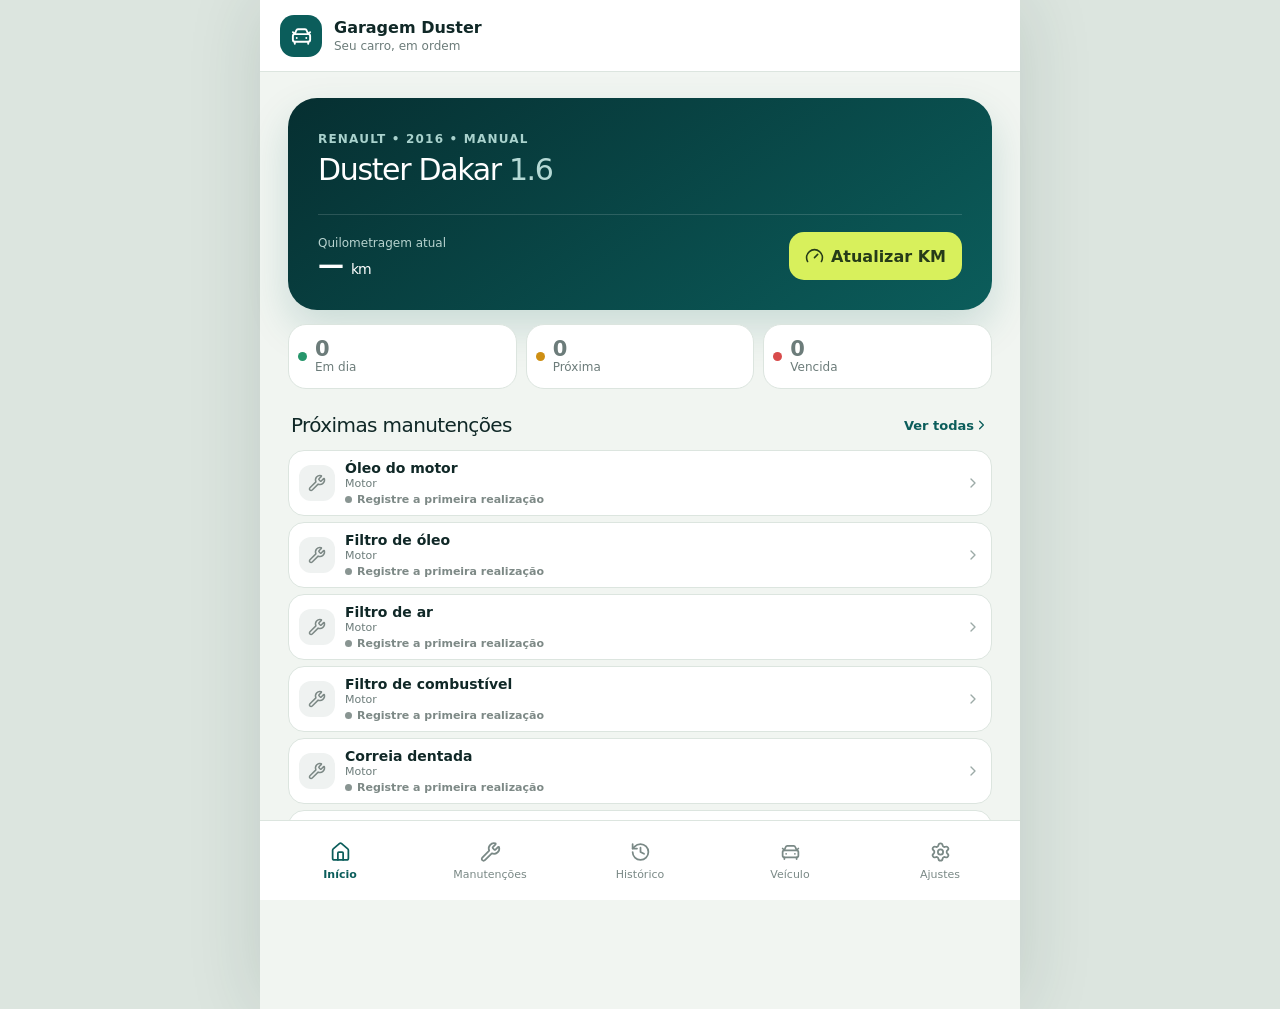
<file: index.html>
<!DOCTYPE html><html lang="pt-BR"><head><meta charSet="utf-8"/><meta name="viewport" content="width=device-width, initial-scale=1"/><link rel="stylesheet" href="/_next/static/chunks/2u-jgzny626xo.css" data-precedence="next"/><link rel="preload" as="script" fetchPriority="low" href="/_next/static/chunks/1hh0_2tp_l9ss.js"/><script src="/_next/static/chunks/0b1qdo0g-y4pk.js" async=""></script><script src="/_next/static/chunks/0zbe6puec2p_3.js" async=""></script><script src="/_next/static/chunks/turbopack-0hh9e7omdjqbr.js" async=""></script><script src="/_next/static/chunks/10x5xpg23hsnn.js" async=""></script><script src="/_next/static/chunks/3perozwxdq6ae.js" async=""></script><title>Garagem Duster</title><meta name="description" content="Controle offline de manutenção da Renault Duster Dakar."/><link rel="manifest" href="/manifest.webmanifest"/><meta name="codex-preview" content="development"/><link rel="shortcut icon" href="/icon.svg"/><link rel="icon" href="/icon.svg"/><script src="/_next/static/chunks/0cz1d0mv5g_q7.js" noModule=""></script></head><body class="antialiased"><div hidden=""><!--$--><!--/$--></div><main class="loading">Abrindo sua garagem…</main><!--$--><!--/$--><script src="/_next/static/chunks/1hh0_2tp_l9ss.js" id="_R_" async=""></script><script>(self.__next_f=self.__next_f||[]).push([0])</script><script>self.__next_f.push([1,"1:\"$Sreact.fragment\"\n2:I[43348,[\"/_next/static/chunks/10x5xpg23hsnn.js\"],\"default\"]\n3:I[36579,[\"/_next/static/chunks/10x5xpg23hsnn.js\"],\"default\"]\n4:I[34406,[\"/_next/static/chunks/10x5xpg23hsnn.js\"],\"ClientPageRoot\"]\n5:I[31713,[\"/_next/static/chunks/10x5xpg23hsnn.js\",\"/_next/static/chunks/3perozwxdq6ae.js\"],\"default\"]\n8:I[61412,[\"/_next/static/chunks/10x5xpg23hsnn.js\"],\"OutletBoundary\"]\n9:\"$Sreact.suspense\"\nb:I[61412,[\"/_next/static/chunks/10x5xpg23hsnn.js\"],\"ViewportBoundary\"]\nd:I[61412,[\"/_next/static/chunks/10x5xpg23hsnn.js\"],\"MetadataBoundary\"]\nf:I[57066,[\"/_next/static/chunks/10x5xpg23hsnn.js\"],\"default\",1]\n:HL[\"/_next/static/chunks/2u-jgzny626xo.css\",\"style\"]\n0:{\"P\":null,\"c\":[\"\",\"\"],\"q\":\"\",\"i\":false,\"f\":[[[\"\",{\"children\":[\"__PAGE__\",{},\"$undefined\",\"$undefined\",4608]},\"$undefined\",\"$undefined\",4624],[[\"$\",\"$1\",\"c\",{\"children\":[[[\"$\",\"link\",\"0\",{\"rel\":\"stylesheet\",\"href\":\"/_next/static/chunks/2u-jgzny626xo.css\",\"precedence\":\"next\",\"crossOrigin\":\"$undefined\",\"nonce\":\"$undefined\"}],[\"$\",\"script\",\"script-0\",{\"src\":\"/_next/static/chunks/10x5xpg23hsnn.js\",\"async\":true,\"nonce\":\"$undefined\"}]],[\"$\",\"html\",null,{\"lang\":\"pt-BR\",\"children\":[\"$\",\"body\",null,{\"className\":\"antialiased\",\"children\":[\"$\",\"$L2\",null,{\"parallelRouterKey\":\"children\",\"error\":\"$undefined\",\"errorStyles\":\"$undefined\",\"errorScripts\":\"$undefined\",\"template\":[\"$\",\"$L3\",null,{}],\"templateStyles\":\"$undefined\",\"templateScripts\":\"$undefined\",\"notFound\":[[[\"$\",\"title\",null,{\"children\":\"404: This page could not be found.\"}],[\"$\",\"div\",null,{\"style\":{\"fontFamily\":\"system-ui,\\\"Segoe UI\\\",Roboto,Helvetica,Arial,sans-serif,\\\"Apple Color Emoji\\\",\\\"Segoe UI Emoji\\\"\",\"height\":\"100vh\",\"textAlign\":\"center\",\"display\":\"flex\",\"flexDirection\":\"column\",\"alignItems\":\"center\",\"justifyContent\":\"center\"},\"children\":[\"$\",\"div\",null,{\"children\":[[\"$\",\"style\",null,{\"dangerouslySetInnerHTML\":{\"__html\":\"body{color:#000;background:#fff;margin:0}.next-error-h1{border-right:1px solid rgba(0,0,0,.3)}@media (prefers-color-scheme:dark){body{color:#fff;background:#000}.next-error-h1{border-right:1px solid rgba(255,255,255,.3)}}\"}}],[\"$\",\"h1\",null,{\"className\":\"next-error-h1\",\"style\":{\"display\":\"inline-block\",\"margin\":\"0 20px 0 0\",\"padding\":\"0 23px 0 0\",\"fontSize\":24,\"fontWeight\":500,\"verticalAlign\":\"top\",\"lineHeight\":\"49px\"},\"children\":404}],[\"$\",\"div\",null,{\"style\":{\"display\":\"inline-block\"},\"children\":[\"$\",\"h2\",null,{\"style\":{\"fontSize\":14,\"fontWeight\":400,\"lineHeight\":\"49px\",\"margin\":0},\"children\":\"This page could not be found.\"}]}]]}]}]],[]],\"forbidden\":\"$undefined\",\"unauthorized\":\"$undefined\"}]}]}]]}],{\"children\":[[\"$\",\"$1\",\"c\",{\"children\":[[\"$\",\"$L4\",null,{\"Component\":\"$5\",\"serverProvidedParams\":{\"searchParams\":{},\"params\":{},\"promises\":[\"$@6\",\"$@7\"]}}],[[\"$\",\"script\",\"script-0\",{\"src\":\"/_next/static/chunks/3perozwxdq6ae.js\",\"async\":true,\"nonce\":\"$undefined\"}]],[\"$\",\"$L8\",null,{\"children\":[\"$\",\"$9\",null,{\"name\":\"Next.MetadataOutlet\",\"children\":\"$@a\"}]}]]}],{},null,false,null]},null,false,null],[\"$\",\"$1\",\"h\",{\"children\":[null,[\"$\",\"$Lb\",null,{\"children\":\"$Lc\"}],[\"$\",\"div\",null,{\"hidden\":true,\"children\":[\"$\",\"$Ld\",null,{\"children\":[\"$\",\"$9\",null,{\"name\":\"Next.Metadata\",\"children\":\"$Le\"}]}]}],null]}],false]],\"m\":\"$undefined\",\"G\":[\"$f\",[[\"$\",\"link\",\"0\",{\"rel\":\"stylesheet\",\"href\":\"/_next/static/chunks/2u-jgzny626xo.css\",\"precedence\":\"next\",\"crossOrigin\":\"$undefined\",\"nonce\":\"$undefined\"}]]],\"S\":true,\"h\":null,\"r\":\"$undefined\",\"s\":\"$undefined\",\"a\":\"$undefined\",\"l\":\"$undefined\",\"p\":\"$undefined\",\"d\":\"$undefined\",\"b\":\"sDWH_D-cHrThE0GsLyGQ6\"}\n6:{}\n7:\"$0:f:0:1:1:children:0:props:children:0:props:serverProvidedParams:params\"\nc:[[\"$\",\"meta\",\"0\",{\"charSet\":\"utf-8\"}],[\"$\",\"meta\",\"1\",{\"name\":\"viewport\",\"content\":\"width=device-width, initial-scale=1\"}]]\n10:I[835,[\"/_next/static/chunks/10x5xpg23hsnn.js\"],\"IconMark\"]\na:null\ne:[[\"$\",\"title\",\"0\",{\"children\":\"Garagem Duster\"}],[\"$\",\"meta\",\"1\",{\"name\":\"description\",\"content\":\"Controle offline de manutenção da Renault Duster Dakar.\"}],[\"$\",\"link\",\"2\",{\"rel\":\"manifest\",\"href\":\"/manifest.webmanifest\",\"crossOrigin\":\"$undefined\"}],[\"$\",\"meta\",\"3\",{\"name\":\"codex-preview\",\"content\":\"development\"}],[\"$\",\"link\",\"4\",{\"rel\":\"shortcut icon\",\"href\":\"/icon.svg\"}],[\"$\",\"link\",\"5\",{\"rel\":\"icon\",\"href\":\"/icon.svg\"}],[\"$\",\"$L10\",\"6\",{}]]\n"])</script></body></html>
</file>
<file: _next/static/chunks/2u-jgzny626xo.css>
@layer properties{@supports (((-webkit-hyphens:none)) and (not (margin-trim:inline))) or ((-moz-orient:inline) and (not (color:rgb(from red r g b)))){:root,:host{--shimmer-angle:20deg}*,:before,:after,::backdrop{--tw-translate-x:0;--tw-translate-y:0;--tw-translate-z:0;--tw-rotate-x:initial;--tw-rotate-y:initial;--tw-rotate-z:initial;--tw-skew-x:initial;--tw-skew-y:initial;--tw-scroll-snap-strictness:proximity;--tw-space-x-reverse:0;--tw-border-style:solid;--tw-leading:initial;--tw-font-weight:initial;--tw-tracking:initial;--tw-ordinal:initial;--tw-slashed-zero:initial;--tw-numeric-figure:initial;--tw-numeric-spacing:initial;--tw-numeric-fraction:initial;--tw-shadow:0 0 #0000;--tw-shadow-color:initial;--tw-shadow-alpha:100%;--tw-inset-shadow:0 0 #0000;--tw-inset-shadow-color:initial;--tw-inset-shadow-alpha:100%;--tw-ring-color:initial;--tw-ring-shadow:0 0 #0000;--tw-inset-ring-color:initial;--tw-inset-ring-shadow:0 0 #0000;--tw-ring-inset:initial;--tw-ring-offset-width:0px;--tw-ring-offset-color:#fff;--tw-ring-offset-shadow:0 0 #0000;--tw-outline-style:solid;--tw-duration:initial;--tw-ease:initial;--tw-content:"";--tw-scale-x:1;--tw-scale-y:1;--tw-scale-z:1;--tw-animation-delay:0s;--tw-animation-direction:normal;--tw-animation-duration:initial;--tw-animation-fill-mode:none;--tw-animation-iteration-count:1;--tw-enter-blur:0;--tw-enter-opacity:1;--tw-enter-rotate:0;--tw-enter-scale:1;--tw-enter-translate-x:0;--tw-enter-translate-y:0;--tw-exit-blur:0;--tw-exit-opacity:1;--tw-exit-rotate:0;--tw-exit-scale:1;--tw-exit-translate-x:0;--tw-exit-translate-y:0;--scroll-fade-t:0px;--scroll-fade-b:0px;--scroll-fade-s:0px;--scroll-fade-e:0px;--scroll-fade-mask:initial;--shimmer-image:initial;--shimmer-text-fill:initial}}}@layer theme{:root,:host{--font-sans:ui-sans-serif, system-ui, sans-serif, "Apple Color Emoji", "Segoe UI Emoji", "Segoe UI Symbol", "Noto Color Emoji";--font-mono:ui-monospace, SFMono-Regular, Menlo, Monaco, Consolas, "Liberation Mono", "Courier New", monospace;--color-black:#000;--color-white:#fff;--spacing:.25rem;--container-xs:20rem;--container-sm:24rem;--container-lg:32rem;--text-xs:.75rem;--text-xs--line-height:calc(1 / .75);--text-sm:.875rem;--text-sm--line-height:calc(1.25 / .875);--text-base:1rem;--text-base--line-height:calc(1.5 / 1);--text-lg:1.125rem;--text-lg--line-height:calc(1.75 / 1.125);--font-weight-normal:400;--font-weight-medium:500;--font-weight-semibold:600;--tracking-tight:-.025em;--tracking-widest:.1em;--leading-tight:1.25;--leading-snug:1.375;--leading-normal:1.5;--leading-relaxed:1.625;--radius-xs:.125rem;--radius-sm:.25rem;--radius-md:.375rem;--radius-lg:.5rem;--radius-xl:.75rem;--ease-in-out:cubic-bezier(.4, 0, .2, 1);--animate-spin:spin 1s linear infinite;--animate-pulse:pulse 2s cubic-bezier(.4, 0, .6, 1) infinite;--aspect-video:16 / 9;--default-transition-duration:.15s;--default-transition-timing-function:cubic-bezier(.4, 0, .2, 1);--default-font-family:var(--font-sans);--default-mono-font-family:var(--font-mono)}}@layer base{*,:after,:before,::backdrop{box-sizing:border-box;border:0 solid;margin:0;padding:0}::file-selector-button{box-sizing:border-box;border:0 solid;margin:0;padding:0}html,:host{-webkit-text-size-adjust:100%;tab-size:4;line-height:1.5;font-family:var(--default-font-family,ui-sans-serif, system-ui, sans-serif, "Apple Color Emoji", "Segoe UI Emoji", "Segoe UI Symbol", "Noto Color Emoji");font-feature-settings:var(--default-font-feature-settings,normal);font-variation-settings:var(--default-font-variation-settings,normal);-webkit-tap-highlight-color:transparent}hr{height:0;color:inherit;border-top-width:1px}abbr:where([title]){-webkit-text-decoration:underline dotted;text-decoration:underline dotted}h1,h2,h3,h4,h5,h6{font-size:inherit;font-weight:inherit}a{color:inherit;-webkit-text-decoration:inherit;-webkit-text-decoration:inherit;-webkit-text-decoration:inherit;-webkit-text-decoration:inherit;text-decoration:inherit}b,strong{font-weight:bolder}code,kbd,samp,pre{font-family:var(--default-mono-font-family,ui-monospace, SFMono-Regular, Menlo, Monaco, Consolas, "Liberation Mono", "Courier New", monospace);font-feature-settings:var(--default-mono-font-feature-settings,normal);font-variation-settings:var(--default-mono-font-variation-settings,normal);font-size:1em}small{font-size:80%}sub,sup{vertical-align:baseline;font-size:75%;line-height:0;position:relative}sub{bottom:-.25em}sup{top:-.5em}table{text-indent:0;border-color:inherit;border-collapse:collapse}:-moz-focusring{outline:auto}progress{vertical-align:baseline}summary{display:list-item}ol,ul,menu{list-style:none}img,svg,video,canvas,audio,iframe,embed,object{vertical-align:middle;display:block}img,video{max-width:100%;height:auto}button,input,select,optgroup,textarea{font:inherit;font-feature-settings:inherit;font-variation-settings:inherit;letter-spacing:inherit;color:inherit;opacity:1;background-color:#0000;border-radius:0}::file-selector-button{font:inherit;font-feature-settings:inherit;font-variation-settings:inherit;letter-spacing:inherit;color:inherit;opacity:1;background-color:#0000;border-radius:0}:where(select:is([multiple],[size])) optgroup{font-weight:bolder}:where(select:is([multiple],[size])) optgroup option{padding-inline-start:20px}::file-selector-button{margin-inline-end:4px}::placeholder{opacity:1}@supports (not ((-webkit-appearance:-apple-pay-button))) or (contain-intrinsic-size:1px){::placeholder{color:currentColor}@supports (color:color-mix(in lab, red, red)){::placeholder{color:color-mix(in oklab, currentcolor 50%, transparent)}}}textarea{resize:vertical}::-webkit-search-decoration{-webkit-appearance:none}::-webkit-date-and-time-value{min-height:1lh;text-align:inherit}::-webkit-datetime-edit{display:inline-flex}::-webkit-datetime-edit-fields-wrapper{padding:0}::-webkit-datetime-edit{padding-block:0}::-webkit-datetime-edit-year-field{padding-block:0}::-webkit-datetime-edit-month-field{padding-block:0}::-webkit-datetime-edit-day-field{padding-block:0}::-webkit-datetime-edit-hour-field{padding-block:0}::-webkit-datetime-edit-minute-field{padding-block:0}::-webkit-datetime-edit-second-field{padding-block:0}::-webkit-datetime-edit-millisecond-field{padding-block:0}::-webkit-datetime-edit-meridiem-field{padding-block:0}::-webkit-calendar-picker-indicator{line-height:1}:-moz-ui-invalid{box-shadow:none}button,input:where([type=button],[type=reset],[type=submit]){appearance:button}::file-selector-button{appearance:button}::-webkit-inner-spin-button{height:auto}::-webkit-outer-spin-button{height:auto}[hidden]:where(:not([hidden=until-found])){display:none!important}}@layer components;@layer utilities{.\@container\/card-header{container:card-header/inline-size}.\@container\/field-group{container:field-group/inline-size}.pointer-events-none{pointer-events:none}.invisible{visibility:hidden}.visible{visibility:visible}.sr-only{clip-path:inset(50%);white-space:nowrap;border-width:0;width:1px;height:1px;margin:-1px;padding:0;position:absolute;overflow:hidden}.absolute{position:absolute}.fixed{position:fixed}.relative{position:relative}.static{position:static}.inset-0{inset:calc(var(--spacing) * 0)}.inset-x-0{inset-inline:calc(var(--spacing) * 0)}.inset-y-0{inset-block:calc(var(--spacing) * 0)}.inset-s-1\/2{inset-inline-start:50%}.start{inset-inline-start:var(--spacing)}.end{inset-inline-end:var(--spacing)}.-top-12{top:calc(var(--spacing) * -12)}.top-0{top:calc(var(--spacing) * 0)}.top-1\.5{top:calc(var(--spacing) * 1.5)}.top-1\/2{top:50%}.top-3\.5{top:calc(var(--spacing) * 3.5)}.top-4{top:calc(var(--spacing) * 4)}.top-\[1px\]{top:1px}.top-\[50\%\]{top:50%}.top-\[60\%\]{top:60%}.top-full{top:100%}.-right-12{right:calc(var(--spacing) * -12)}.right-0{right:calc(var(--spacing) * 0)}.right-1{right:calc(var(--spacing) * 1)}.right-2{right:calc(var(--spacing) * 2)}.right-3{right:calc(var(--spacing) * 3)}.right-3\.5{right:calc(var(--spacing) * 3.5)}.right-4{right:calc(var(--spacing) * 4)}.-bottom-12{bottom:calc(var(--spacing) * -12)}.bottom-0{bottom:calc(var(--spacing) * 0)}.-left-12{left:calc(var(--spacing) * -12)}.left-0{left:calc(var(--spacing) * 0)}.left-1\/2{left:50%}.left-2{left:calc(var(--spacing) * 2)}.left-3{left:calc(var(--spacing) * 3)}.left-\[50\%\]{left:50%}.isolate{isolation:isolate}.z-10{z-index:10}.z-20{z-index:20}.z-50{z-index:50}.z-\[1\]{z-index:1}.order-first{order:-9999}.order-last{order:9999}.col-start-2{grid-column-start:2}.row-span-2{grid-row:span 2/span 2}.row-start-1{grid-row-start:1}.m-0\!{margin:calc(var(--spacing) * 0)!important}.-mx-1{margin-inline:calc(var(--spacing) * -1)}.mx-2{margin-inline:calc(var(--spacing) * 2)}.mx-3\.5{margin-inline:calc(var(--spacing) * 3.5)}.mx-auto{margin-inline:auto}.-my-2{margin-block:calc(var(--spacing) * -2)}.my-0{margin-block:calc(var(--spacing) * 0)}.my-0\.5{margin-block:calc(var(--spacing) * .5)}.my-1{margin-block:calc(var(--spacing) * 1)}.-mt-4{margin-top:calc(var(--spacing) * -4)}.mt-0\.5{margin-top:calc(var(--spacing) * .5)}.mt-1\.5{margin-top:calc(var(--spacing) * 1.5)}.mt-2{margin-top:calc(var(--spacing) * 2)}.mt-4{margin-top:calc(var(--spacing) * 4)}.mt-auto{margin-top:auto}.mb-2{margin-bottom:calc(var(--spacing) * 2)}.mb-3{margin-bottom:calc(var(--spacing) * 3)}.-ml-1{margin-left:calc(var(--spacing) * -1)}.-ml-4{margin-left:calc(var(--spacing) * -4)}.ml-1{margin-left:calc(var(--spacing) * 1)}.ml-4{margin-left:calc(var(--spacing) * 4)}.ml-auto{margin-left:auto}.line-clamp-1{-webkit-line-clamp:1;-webkit-box-orient:vertical;display:-webkit-box;overflow:hidden}.line-clamp-2{-webkit-line-clamp:2;-webkit-box-orient:vertical;display:-webkit-box;overflow:hidden}.block{display:block}.flex{display:flex}.grid{display:grid}.hidden{display:none}.inline-flex{display:inline-flex}.table{display:table}.table-caption{display:table-caption}.table-cell{display:table-cell}.table-row{display:table-row}.field-sizing-content{field-sizing:content}.aspect-square{aspect-ratio:1}.aspect-video{aspect-ratio:var(--aspect-video)}.size-\(--cell-size\){width:var(--cell-size);height:var(--cell-size)}.size-2{width:calc(var(--spacing) * 2);height:calc(var(--spacing) * 2)}.size-2\.5{width:calc(var(--spacing) * 2.5);height:calc(var(--spacing) * 2.5)}.size-3{width:calc(var(--spacing) * 3);height:calc(var(--spacing) * 3)}.size-3\.5{width:calc(var(--spacing) * 3.5);height:calc(var(--spacing) * 3.5)}.size-4{width:calc(var(--spacing) * 4);height:calc(var(--spacing) * 4)}.size-6{width:calc(var(--spacing) * 6);height:calc(var(--spacing) * 6)}.size-7{width:calc(var(--spacing) * 7);height:calc(var(--spacing) * 7)}.size-8{width:calc(var(--spacing) * 8);height:calc(var(--spacing) * 8)}.size-9{width:calc(var(--spacing) * 9);height:calc(var(--spacing) * 9)}.size-10{width:calc(var(--spacing) * 10);height:calc(var(--spacing) * 10)}.size-16{width:calc(var(--spacing) * 16);height:calc(var(--spacing) * 16)}.size-auto{width:auto;height:auto}.size-full{width:100%;height:100%}.h-\(--cell-size\){height:var(--cell-size)}.h-1\.5{height:calc(var(--spacing) * 1.5)}.h-2{height:calc(var(--spacing) * 2)}.h-2\.5{height:calc(var(--spacing) * 2.5)}.h-4{height:calc(var(--spacing) * 4)}.h-5{height:calc(var(--spacing) * 5)}.h-6{height:calc(var(--spacing) * 6)}.h-7{height:calc(var(--spacing) * 7)}.h-8{height:calc(var(--spacing) * 8)}.h-9{height:calc(var(--spacing) * 9)}.h-10{height:calc(var(--spacing) * 10)}.h-12{height:calc(var(--spacing) * 12)}.h-\[calc\(--spacing\(5\.5\)\)\]{height:calc(calc(var(--spacing) * 5.5))}.h-\[calc\(100\%-1px\)\]{height:calc(100% - 1px)}.h-\[var\(--radix-navigation-menu-viewport-height\)\]{height:var(--radix-navigation-menu-viewport-height)}.h-\[var\(--radix-select-trigger-height\)\]{height:var(--radix-select-trigger-height)}.h-auto{height:auto}.h-full{height:100%}.h-max{height:max-content}.h-px{height:1px}.h-svh{height:100svh}.max-h-\(--radix-context-menu-content-available-height\){max-height:var(--radix-context-menu-content-available-height)}.max-h-\(--radix-dropdown-menu-content-available-height\){max-height:var(--radix-dropdown-menu-content-available-height)}.max-h-\(--radix-select-content-available-height\){max-height:var(--radix-select-content-available-height)}.max-h-96{max-height:calc(var(--spacing) * 96)}.max-h-\[300px\]{max-height:300px}.max-h-\[min\(calc\(--spacing\(96\)---spacing\(9\)\)\,calc\(var\(--available-height\)---spacing\(9\)\)\)\]{max-height:min(calc(calc(var(--spacing) * 96) - calc(var(--spacing) * 9)), calc(var(--available-height) - calc(var(--spacing) * 9)))}.min-h-0{min-height:calc(var(--spacing) * 0)}.min-h-4{min-height:calc(var(--spacing) * 4)}.min-h-9{min-height:calc(var(--spacing) * 9)}.min-h-16{min-height:calc(var(--spacing) * 16)}.min-h-full{min-height:100%}.min-h-svh{min-height:100svh}.w-\(--anchor-width\){width:var(--anchor-width)}.w-\(--cell-size\){width:var(--cell-size)}.w-\(--sidebar-width\){width:var(--sidebar-width)}.w-0{width:calc(var(--spacing) * 0)}.w-1{width:calc(var(--spacing) * 1)}.w-2{width:calc(var(--spacing) * 2)}.w-2\.5{width:calc(var(--spacing) * 2.5)}.w-3{width:calc(var(--spacing) * 3)}.w-3\/4{width:75%}.w-4{width:calc(var(--spacing) * 4)}.w-5{width:calc(var(--spacing) * 5)}.w-9{width:calc(var(--spacing) * 9)}.w-10{width:calc(var(--spacing) * 10)}.w-24{width:calc(var(--spacing) * 24)}.w-64{width:calc(var(--spacing) * 64)}.w-72{width:calc(var(--spacing) * 72)}.w-\[100px\]{width:100px}.w-auto{width:auto}.w-fit{width:fit-content}.w-full{width:100%}.w-max{width:max-content}.w-px{width:1px}.max-w-\(--available-width\){max-width:var(--available-width)}.max-w-\(--skeleton-width\){max-width:var(--skeleton-width)}.max-w-\[80\%\]{max-width:80%}.max-w-\[calc\(100\%-2rem\)\]{max-width:calc(100% - 2rem)}.max-w-full{max-width:100%}.max-w-max{max-width:max-content}.max-w-sm{max-width:var(--container-sm)}.min-w-\(--cell-size\){min-width:var(--cell-size)}.min-w-0{min-width:calc(var(--spacing) * 0)}.min-w-5{min-width:calc(var(--spacing) * 5)}.min-w-8{min-width:calc(var(--spacing) * 8)}.min-w-9{min-width:calc(var(--spacing) * 9)}.min-w-10{min-width:calc(var(--spacing) * 10)}.min-w-16{min-width:calc(var(--spacing) * 16)}.min-w-40{min-width:calc(var(--spacing) * 40)}.min-w-\[8rem\]{min-width:8rem}.min-w-\[12rem\]{min-width:12rem}.min-w-\[calc\(var\(--anchor-width\)\+--spacing\(7\)\)\]{min-width:calc(var(--anchor-width) + calc(var(--spacing) * 7))}.min-w-\[var\(--radix-select-trigger-width\)\]{min-width:var(--radix-select-trigger-width)}.flex-1{flex:1}.shrink-0{flex-shrink:0}.grow{flex-grow:1}.grow-0{flex-grow:0}.basis-full{flex-basis:100%}.caption-bottom{caption-side:bottom}.border-collapse{border-collapse:collapse}.origin-\(--radix-context-menu-content-transform-origin\){transform-origin:var(--radix-context-menu-content-transform-origin)}.origin-\(--radix-dropdown-menu-content-transform-origin\){transform-origin:var(--radix-dropdown-menu-content-transform-origin)}.origin-\(--radix-hover-card-content-transform-origin\){transform-origin:var(--radix-hover-card-content-transform-origin)}.origin-\(--radix-menubar-content-transform-origin\){transform-origin:var(--radix-menubar-content-transform-origin)}.origin-\(--radix-popover-content-transform-origin\){transform-origin:var(--radix-popover-content-transform-origin)}.origin-\(--radix-select-content-transform-origin\){transform-origin:var(--radix-select-content-transform-origin)}.origin-\(--radix-tooltip-content-transform-origin\){transform-origin:var(--radix-tooltip-content-transform-origin)}.origin-\(--transform-origin\){transform-origin:var(--transform-origin)}.-translate-x-1\/2{--tw-translate-x:calc(calc(1 / 2 * 100%) * -1);translate:var(--tw-translate-x) var(--tw-translate-y)}.-translate-x-px{--tw-translate-x:-1px;translate:var(--tw-translate-x) var(--tw-translate-y)}.translate-x-\[-50\%\]{--tw-translate-x:-50%;translate:var(--tw-translate-x) var(--tw-translate-y)}.translate-x-px{--tw-translate-x:1px;translate:var(--tw-translate-x) var(--tw-translate-y)}.-translate-y-1\/2{--tw-translate-y:calc(calc(1 / 2 * 100%) * -1);translate:var(--tw-translate-x) var(--tw-translate-y)}.-translate-y-3\/4{--tw-translate-y:calc(calc(3 / 4 * 100%) * -1);translate:var(--tw-translate-x) var(--tw-translate-y)}.translate-y-0\.5{--tw-translate-y:calc(var(--spacing) * .5);translate:var(--tw-translate-x) var(--tw-translate-y)}.translate-y-3\/4{--tw-translate-y:calc(3 / 4 * 100%);translate:var(--tw-translate-x) var(--tw-translate-y)}.translate-y-\[-50\%\]{--tw-translate-y:-50%;translate:var(--tw-translate-x) var(--tw-translate-y)}.translate-y-\[calc\(-50\%_-_2px\)\]{--tw-translate-y:calc(-50% - 2px);translate:var(--tw-translate-x) var(--tw-translate-y)}.rotate-45{rotate:45deg}.rotate-90{rotate:90deg}.transform{transform:var(--tw-rotate-x,) var(--tw-rotate-y,) var(--tw-rotate-z,) var(--tw-skew-x,) var(--tw-skew-y,)}.scroll-fade-x{--_scroll-fade-size-s:var(--scroll-fade-s-size,var(--scroll-fade-size,min(12%, calc(var(--spacing) * 10))));--_scroll-fade-size-e:var(--scroll-fade-e-size,var(--scroll-fade-size,min(12%, calc(var(--spacing) * 10))));--scroll-fade-inline:linear-gradient(to right, transparent 0, #000 var(--scroll-fade-s,0px), #000 calc(100% - var(--scroll-fade-e,0px)), transparent 100%)}.scroll-fade-x:where([dir=rtl],[dir=rtl] *){--scroll-fade-inline:linear-gradient(to left, transparent 0, #000 var(--scroll-fade-s,0px), #000 calc(100% - var(--scroll-fade-e,0px)), transparent 100%)}.scroll-fade-x{-webkit-mask-image:var(--scroll-fade-mask,var(--scroll-fade-inline));-webkit-mask-image:var(--scroll-fade-mask,var(--scroll-fade-inline));-webkit-mask-image:var(--scroll-fade-mask,var(--scroll-fade-inline));-webkit-mask-image:var(--scroll-fade-mask,var(--scroll-fade-inline));mask-image:var(--scroll-fade-mask,var(--scroll-fade-inline));-webkit-mask-composite:source-in;-webkit-mask-composite:source-in;-webkit-mask-composite:source-in;-webkit-mask-repeat:no-repeat;mask-repeat:no-repeat;-webkit-mask-composite:source-in;mask-composite:intersect}@supports (animation-timeline:scroll()){.scroll-fade-x{animation:1ms ease-in-out scroll-fade-reveal-s,1ms ease-in-out scroll-fade-reveal-e;animation-timeline:scroll(self inline),scroll(self inline);animation-range:0 var(--scroll-fade-reveal,calc(var(--spacing) * 24)), calc(100% - var(--scroll-fade-reveal,calc(var(--spacing) * 24))) 100%;animation-fill-mode:both}}@supports not (animation-timeline:scroll()){.scroll-fade-x{--scroll-fade-s:var(--_scroll-fade-size-s);--scroll-fade-e:var(--_scroll-fade-size-e)}}.scroll-fade-b{--_scroll-fade-size-b:var(--scroll-fade-b-size,var(--scroll-fade-size,min(12%, calc(var(--spacing) * 10))));--scroll-fade-mask:linear-gradient(to bottom, #000 0, #000 calc(100% - var(--scroll-fade-b,0px)), transparent 100%);-webkit-mask-image:var(--scroll-fade-mask);-webkit-mask-image:var(--scroll-fade-mask);-webkit-mask-image:var(--scroll-fade-mask);-webkit-mask-image:var(--scroll-fade-mask);mask-image:var(--scroll-fade-mask);-webkit-mask-composite:source-in;-webkit-mask-composite:source-in;-webkit-mask-composite:source-in;-webkit-mask-repeat:no-repeat;mask-repeat:no-repeat;-webkit-mask-composite:source-in;mask-composite:intersect}@supports (animation-timeline:scroll()){.scroll-fade-b{animation:1ms ease-in-out scroll-fade-reveal-b;animation-timeline:scroll(self y);animation-range:calc(100% - var(--scroll-fade-reveal,calc(var(--spacing) * 24))) 100%;animation-fill-mode:both}}@supports not (animation-timeline:scroll()){.scroll-fade-b{--scroll-fade-b:var(--_scroll-fade-size-b)}}.animate-caret-blink{animation:1.25s ease-out infinite caret-blink}.animate-in{animation:enter var(--tw-animation-duration,var(--tw-duration,.15s))var(--tw-ease,ease)var(--tw-animation-delay,0s)var(--tw-animation-iteration-count,1)var(--tw-animation-direction,normal)var(--tw-animation-fill-mode,none)}.animate-pulse{animation:var(--animate-pulse)}.animate-spin{animation:var(--animate-spin)}.cursor-default{cursor:default}.cursor-text{cursor:text}.touch-none{touch-action:none}.resize-none{resize:none}.snap-x{scroll-snap-type:x var(--tw-scroll-snap-strictness)}.snap-mandatory{--tw-scroll-snap-strictness:mandatory}.scroll-my-1{scroll-margin-block:calc(var(--spacing) * 1)}.scroll-px-1{scroll-padding-inline:calc(var(--spacing) * 1)}.scroll-py-1{scroll-padding-block:calc(var(--spacing) * 1)}.list-disc{list-style-type:disc}.list-none{list-style-type:none}.appearance-none{appearance:none}.auto-rows-min{grid-auto-rows:min-content}.grid-cols-\[0_1fr\]{grid-template-columns:0 1fr}.grid-rows-\[auto_1fr\]{grid-template-rows:auto 1fr}.grid-rows-\[auto_auto\]{grid-template-rows:auto auto}.flex-col{flex-direction:column}.flex-col-reverse{flex-direction:column-reverse}.flex-row{flex-direction:row}.flex-wrap{flex-wrap:wrap}.place-content-center{place-content:center}.place-items-center{place-items:center}.items-center{align-items:center}.items-end{align-items:flex-end}.items-start{align-items:flex-start}.items-stretch{align-items:stretch}.justify-between{justify-content:space-between}.justify-center{justify-content:center}.justify-start{justify-content:flex-start}.justify-items-start{justify-items:start}.gap-0\.5{gap:calc(var(--spacing) * .5)}.gap-1{gap:calc(var(--spacing) * 1)}.gap-1\.5{gap:calc(var(--spacing) * 1.5)}.gap-2{gap:calc(var(--spacing) * 2)}.gap-2\.5{gap:calc(var(--spacing) * 2.5)}.gap-3{gap:calc(var(--spacing) * 3)}.gap-4{gap:calc(var(--spacing) * 4)}.gap-6{gap:calc(var(--spacing) * 6)}.gap-7{gap:calc(var(--spacing) * 7)}.gap-8{gap:calc(var(--spacing) * 8)}.gap-\[--spacing\(var\(--gap\)\)\]{gap:calc(var(--spacing) * var(--gap))}:where(.-space-x-2>:not(:last-child)){--tw-space-x-reverse:0;margin-inline-start:calc(calc(var(--spacing) * -2) * var(--tw-space-x-reverse));margin-inline-end:calc(calc(var(--spacing) * -2) * calc(1 - var(--tw-space-x-reverse)))}.gap-y-0\.5{row-gap:calc(var(--spacing) * .5)}.self-end{align-self:flex-end}.self-start{align-self:flex-start}.self-stretch{align-self:stretch}.justify-self-end{justify-self:flex-end}.truncate{text-overflow:ellipsis;white-space:nowrap;overflow:hidden}.overflow-auto{overflow:auto}.overflow-hidden{overflow:hidden}.overflow-x-auto{overflow-x:auto}.overflow-x-hidden{overflow-x:hidden}.overflow-y-auto{overflow-y:auto}.overscroll-contain{overscroll-behavior:contain}.overscroll-x-contain{overscroll-behavior-x:contain}.rounded-\[2px\]{border-radius:2px}.rounded-\[4px\]{border-radius:4px}.rounded-\[calc\(var\(--radius\)-5px\)\]{border-radius:calc(var(--radius) - 5px)}.rounded-\[inherit\]{border-radius:inherit}.rounded-full{border-radius:3.40282e38px}.rounded-lg{border-radius:var(--radius-lg)}.rounded-md{border-radius:var(--radius-md)}.rounded-none{border-radius:0}.rounded-sm{border-radius:var(--radius-sm)}.rounded-xl{border-radius:var(--radius-xl)}.rounded-xs{border-radius:var(--radius-xs)}.rounded-l-md{border-top-left-radius:var(--radius-md);border-bottom-left-radius:var(--radius-md)}.rounded-tl-sm{border-top-left-radius:var(--radius-sm)}.rounded-r-md{border-top-right-radius:var(--radius-md);border-bottom-right-radius:var(--radius-md)}.border{border-style:var(--tw-border-style);border-width:1px}.border-0{border-style:var(--tw-border-style);border-width:0}.border-\[1\.5px\]{border-style:var(--tw-border-style);border-width:1.5px}.border-y{border-block-style:var(--tw-border-style);border-block-width:1px}.border-t{border-top-style:var(--tw-border-style);border-top-width:1px}.border-r{border-right-style:var(--tw-border-style);border-right-width:1px}.border-b{border-bottom-style:var(--tw-border-style);border-bottom-width:1px}.border-l{border-left-style:var(--tw-border-style);border-left-width:1px}.border-dashed{--tw-border-style:dashed;border-style:dashed}.border-none{--tw-border-style:none;border-style:none}.border-\(--color-border\){border-color:var(--color-border)}.border-transparent{border-color:#0000}.border-t-transparent{border-top-color:#0000}.border-l-transparent{border-left-color:#0000}.bg-\(--color-bg\){background-color:var(--color-bg)}.bg-\[Canvas\]{background-color:canvas}.bg-black\/50{background-color:#00000080}@supports (color:color-mix(in lab, red, red)){.bg-black\/50{background-color:color-mix(in oklab, var(--color-black) 50%, transparent)}}.bg-transparent{background-color:#0000}.bg-white{background-color:var(--color-white)}.bg-clip-padding{background-clip:padding-box}.fill-current{fill:currentColor}.p-0{padding:calc(var(--spacing) * 0)}.p-1{padding:calc(var(--spacing) * 1)}.p-2{padding:calc(var(--spacing) * 2)}.p-3{padding:calc(var(--spacing) * 3)}.p-4{padding:calc(var(--spacing) * 4)}.p-6{padding:calc(var(--spacing) * 6)}.p-\[3px\]{padding:3px}.p-px{padding:1px}.px-\(--cell-size\){padding-inline:var(--cell-size)}.px-1{padding-inline:calc(var(--spacing) * 1)}.px-1\.5{padding-inline:calc(var(--spacing) * 1.5)}.px-2{padding-inline:calc(var(--spacing) * 2)}.px-2\.5{padding-inline:calc(var(--spacing) * 2.5)}.px-3{padding-inline:calc(var(--spacing) * 3)}.px-4{padding-inline:calc(var(--spacing) * 4)}.px-6{padding-inline:calc(var(--spacing) * 6)}.py-0\.5{padding-block:calc(var(--spacing) * .5)}.py-1{padding-block:calc(var(--spacing) * 1)}.py-1\.5{padding-block:calc(var(--spacing) * 1.5)}.py-2{padding-block:calc(var(--spacing) * 2)}.py-3{padding-block:calc(var(--spacing) * 3)}.py-4{padding-block:calc(var(--spacing) * 4)}.py-6{padding-block:calc(var(--spacing) * 6)}.pt-0{padding-top:calc(var(--spacing) * 0)}.pt-3{padding-top:calc(var(--spacing) * 3)}.pt-4{padding-top:calc(var(--spacing) * 4)}.pr-1{padding-right:calc(var(--spacing) * 1)}.pr-2{padding-right:calc(var(--spacing) * 2)}.pr-2\.5{padding-right:calc(var(--spacing) * 2.5)}.pr-3{padding-right:calc(var(--spacing) * 3)}.pr-8{padding-right:calc(var(--spacing) * 8)}.pr-9{padding-right:calc(var(--spacing) * 9)}.pb-2{padding-bottom:calc(var(--spacing) * 2)}.pb-3{padding-bottom:calc(var(--spacing) * 3)}.pb-4{padding-bottom:calc(var(--spacing) * 4)}.pl-2{padding-left:calc(var(--spacing) * 2)}.pl-3{padding-left:calc(var(--spacing) * 3)}.pl-4{padding-left:calc(var(--spacing) * 4)}.pl-8{padding-left:calc(var(--spacing) * 8)}.text-center{text-align:center}.text-left{text-align:left}.align-middle{vertical-align:middle}.font-mono{font-family:var(--font-mono)}.font-sans{font-family:var(--font-sans)}.text-base{font-size:var(--text-base);line-height:var(--tw-leading,var(--text-base--line-height))}.text-lg{font-size:var(--text-lg);line-height:var(--tw-leading,var(--text-lg--line-height))}.text-sm{font-size:var(--text-sm);line-height:var(--tw-leading,var(--text-sm--line-height))}.text-sm\/relaxed{font-size:var(--text-sm);line-height:var(--leading-relaxed)}.text-xs{font-size:var(--text-xs);line-height:var(--tw-leading,var(--text-xs--line-height))}.text-\[0\.8rem\]{font-size:.8rem}.leading-none{--tw-leading:1;line-height:1}.leading-normal{--tw-leading:var(--leading-normal);line-height:var(--leading-normal)}.leading-relaxed{--tw-leading:var(--leading-relaxed);line-height:var(--leading-relaxed)}.leading-snug{--tw-leading:var(--leading-snug);line-height:var(--leading-snug)}.leading-tight{--tw-leading:var(--leading-tight);line-height:var(--leading-tight)}.font-medium{--tw-font-weight:var(--font-weight-medium);font-weight:var(--font-weight-medium)}.font-normal{--tw-font-weight:var(--font-weight-normal);font-weight:var(--font-weight-normal)}.font-semibold{--tw-font-weight:var(--font-weight-semibold);font-weight:var(--font-weight-semibold)}.tracking-tight{--tw-tracking:var(--tracking-tight);letter-spacing:var(--tracking-tight)}.tracking-widest{--tw-tracking:var(--tracking-widest);letter-spacing:var(--tracking-widest)}.text-balance{text-wrap:balance}.break-words,.wrap-break-word{overflow-wrap:break-word}.whitespace-nowrap{white-space:nowrap}.text-\[CanvasText\]{color:canvastext}.text-current{color:currentColor}.text-white{color:var(--color-white)}.tabular-nums{--tw-numeric-spacing:tabular-nums;font-variant-numeric:var(--tw-ordinal,) var(--tw-slashed-zero,) var(--tw-numeric-figure,) var(--tw-numeric-spacing,) var(--tw-numeric-fraction,)}.underline-offset-4{text-underline-offset:4px}.antialiased{-webkit-font-smoothing:antialiased;-moz-osx-font-smoothing:grayscale}.opacity-0{opacity:0}.opacity-50{opacity:.5}.opacity-60{opacity:.6}.opacity-70{opacity:.7}.shadow{--tw-shadow:0 1px 3px 0 var(--tw-shadow-color,#0000001a), 0 1px 2px -1px var(--tw-shadow-color,#0000001a);box-shadow:var(--tw-inset-shadow), var(--tw-inset-ring-shadow), var(--tw-ring-offset-shadow), var(--tw-ring-shadow), var(--tw-shadow)}.shadow-\[0_0_0_1px_var\(--sidebar-border\)\]{--tw-shadow:0 0 0 1px var(--tw-shadow-color,var(--sidebar-border));box-shadow:var(--tw-inset-shadow), var(--tw-inset-ring-shadow), var(--tw-ring-offset-shadow), var(--tw-ring-shadow), var(--tw-shadow)}.shadow-lg{--tw-shadow:0 10px 15px -3px var(--tw-shadow-color,#0000001a), 0 4px 6px -4px var(--tw-shadow-color,#0000001a);box-shadow:var(--tw-inset-shadow), var(--tw-inset-ring-shadow), var(--tw-ring-offset-shadow), var(--tw-ring-shadow), var(--tw-shadow)}.shadow-md{--tw-shadow:0 4px 6px -1px var(--tw-shadow-color,#0000001a), 0 2px 4px -2px var(--tw-shadow-color,#0000001a);box-shadow:var(--tw-inset-shadow), var(--tw-inset-ring-shadow), var(--tw-ring-offset-shadow), var(--tw-ring-shadow), var(--tw-shadow)}.shadow-none{--tw-shadow:0 0 #0000;box-shadow:var(--tw-inset-shadow), var(--tw-inset-ring-shadow), var(--tw-ring-offset-shadow), var(--tw-ring-shadow), var(--tw-shadow)}.shadow-sm{--tw-shadow:0 1px 3px 0 var(--tw-shadow-color,#0000001a), 0 1px 2px -1px var(--tw-shadow-color,#0000001a);box-shadow:var(--tw-inset-shadow), var(--tw-inset-ring-shadow), var(--tw-ring-offset-shadow), var(--tw-ring-shadow), var(--tw-shadow)}.shadow-xl{--tw-shadow:0 20px 25px -5px var(--tw-shadow-color,#0000001a), 0 8px 10px -6px var(--tw-shadow-color,#0000001a);box-shadow:var(--tw-inset-shadow), var(--tw-inset-ring-shadow), var(--tw-ring-offset-shadow), var(--tw-ring-shadow), var(--tw-shadow)}.shadow-xs{--tw-shadow:0 1px 2px 0 var(--tw-shadow-color,#0000000d);box-shadow:var(--tw-inset-shadow), var(--tw-inset-ring-shadow), var(--tw-ring-offset-shadow), var(--tw-ring-shadow), var(--tw-shadow)}.ring-0{--tw-ring-shadow:var(--tw-ring-inset,) 0 0 0 calc(0px + var(--tw-ring-offset-width)) var(--tw-ring-color,currentcolor);box-shadow:var(--tw-inset-shadow), var(--tw-inset-ring-shadow), var(--tw-ring-offset-shadow), var(--tw-ring-shadow), var(--tw-shadow)}.ring-1{--tw-ring-shadow:var(--tw-ring-inset,) 0 0 0 calc(1px + var(--tw-ring-offset-width)) var(--tw-ring-color,currentcolor);box-shadow:var(--tw-inset-shadow), var(--tw-inset-ring-shadow), var(--tw-ring-offset-shadow), var(--tw-ring-shadow), var(--tw-shadow)}.ring-2{--tw-ring-shadow:var(--tw-ring-inset,) 0 0 0 calc(2px + var(--tw-ring-offset-width)) var(--tw-ring-color,currentcolor);box-shadow:var(--tw-inset-shadow), var(--tw-inset-ring-shadow), var(--tw-ring-offset-shadow), var(--tw-ring-shadow), var(--tw-shadow)}.ring-3{--tw-ring-shadow:var(--tw-ring-inset,) 0 0 0 calc(3px + var(--tw-ring-offset-width)) var(--tw-ring-color,currentcolor);box-shadow:var(--tw-inset-shadow), var(--tw-inset-ring-shadow), var(--tw-ring-offset-shadow), var(--tw-ring-shadow), var(--tw-shadow)}.outline-hidden{--tw-outline-style:none;outline-style:none}@media (forced-colors:active){.outline-hidden{outline-offset:2px;outline:2px solid #0000}}.outline{outline-style:var(--tw-outline-style);outline-width:1px}.transition{transition-property:color,background-color,border-color,outline-color,text-decoration-color,fill,stroke,--tw-gradient-from,--tw-gradient-via,--tw-gradient-to,opacity,box-shadow,transform,translate,scale,rotate,filter,-webkit-backdrop-filter,backdrop-filter,display,content-visibility,overlay,pointer-events;transition-timing-function:var(--tw-ease,var(--default-transition-timing-function));transition-duration:var(--tw-duration,var(--default-transition-duration))}.transition-\[color\,box-shadow\]{transition-property:color,box-shadow;transition-timing-function:var(--tw-ease,var(--default-transition-timing-function));transition-duration:var(--tw-duration,var(--default-transition-duration))}.transition-\[left\,right\,width\]{transition-property:left,right,width;transition-timing-function:var(--tw-ease,var(--default-transition-timing-function));transition-duration:var(--tw-duration,var(--default-transition-duration))}.transition-\[margin\,opacity\]{transition-property:margin,opacity;transition-timing-function:var(--tw-ease,var(--default-transition-timing-function));transition-duration:var(--tw-duration,var(--default-transition-duration))}.transition-\[translate\,scale\,opacity\]{transition-property:translate,scale,opacity;transition-timing-function:var(--tw-ease,var(--default-transition-timing-function));transition-duration:var(--tw-duration,var(--default-transition-duration))}.transition-\[width\,height\,padding\]{transition-property:width,height,padding;transition-timing-function:var(--tw-ease,var(--default-transition-timing-function));transition-duration:var(--tw-duration,var(--default-transition-duration))}.transition-\[width\]{transition-property:width;transition-timing-function:var(--tw-ease,var(--default-transition-timing-function));transition-duration:var(--tw-duration,var(--default-transition-duration))}.transition-all{transition-property:all;transition-timing-function:var(--tw-ease,var(--default-transition-timing-function));transition-duration:var(--tw-duration,var(--default-transition-duration))}.transition-colors{transition-property:color,background-color,border-color,outline-color,text-decoration-color,fill,stroke,--tw-gradient-from,--tw-gradient-via,--tw-gradient-to;transition-timing-function:var(--tw-ease,var(--default-transition-timing-function));transition-duration:var(--tw-duration,var(--default-transition-duration))}.transition-opacity{transition-property:opacity;transition-timing-function:var(--tw-ease,var(--default-transition-timing-function));transition-duration:var(--tw-duration,var(--default-transition-duration))}.transition-shadow{transition-property:box-shadow;transition-timing-function:var(--tw-ease,var(--default-transition-timing-function));transition-duration:var(--tw-duration,var(--default-transition-duration))}.transition-transform{transition-property:transform,translate,scale,rotate;transition-timing-function:var(--tw-ease,var(--default-transition-timing-function));transition-duration:var(--tw-duration,var(--default-transition-duration))}.transition-none{transition-property:none}.duration-100{--tw-duration:.1s;transition-duration:.1s}.duration-200{--tw-duration:.2s;transition-duration:.2s}.duration-300{--tw-duration:.3s;transition-duration:.3s}.duration-1000{--tw-duration:1s;transition-duration:1s}.ease-in-out{--tw-ease:var(--ease-in-out);transition-timing-function:var(--ease-in-out)}.ease-linear{--tw-ease:linear;transition-timing-function:linear}.contain-content{contain:content}.fade-in-0{--tw-enter-opacity:0}.outline-none{--tw-outline-style:none;outline-style:none}.select-none{-webkit-user-select:none;user-select:none}.zoom-in-95{--tw-enter-scale:.95}.\[--cell-size\:--spacing\(8\)\]{--cell-size:calc(var(--spacing) * 8)}.\[contain-intrinsic-size\:auto_10rem\]{contain-intrinsic-size:auto 10rem}.\[content-visibility\:auto\]{content-visibility:auto}.running{animation-play-state:running}.group-focus-within\/menu-item\:opacity-100:is(:where(.group\/menu-item):focus-within *){opacity:1}@media (hover:hover){.group-hover\/menu-item\:opacity-100:is(:where(.group\/menu-item):hover *){opacity:1}}.group-has-data-\[sidebar\=menu-action\]\/menu-item\:pr-8:is(:where(.group\/menu-item):has([data-sidebar=menu-action]) *){padding-right:calc(var(--spacing) * 8)}.group-has-data-\[size\=lg\]\/avatar-group\:size-10:is(:where(.group\/avatar-group):has([data-size=lg]) *){width:calc(var(--spacing) * 10);height:calc(var(--spacing) * 10)}.group-has-data-\[size\=sm\]\/avatar-group\:size-6:is(:where(.group\/avatar-group):has([data-size=sm]) *){width:calc(var(--spacing) * 6);height:calc(var(--spacing) * 6)}.group-has-data-\[slot\=combobox-clear\]\/input-group\:hidden:is(:where(.group\/input-group):has([data-slot=combobox-clear]) *){display:none}.group-has-data-\[slot\=message-footer\]\/message\:-translate-y-8:is(:where(.group\/message):has([data-slot=message-footer]) *){--tw-translate-y:calc(var(--spacing) * -8);translate:var(--tw-translate-x) var(--tw-translate-y)}.group-has-data-\[variant\=ghost\]\/message\:px-0:is(:where(.group\/message):has([data-variant=ghost]) *){padding-inline:calc(var(--spacing) * 0)}.group-has-\[\[data-orientation\=horizontal\]\]\/field\:text-balance:is(:where(.group\/field):has([data-orientation=horizontal]) *){text-wrap:balance}.group-has-\[\[data-slot\=item-description\]\]\/item\:translate-y-0\.5:is(:where(.group\/item):has([data-slot=item-description]) *){--tw-translate-y:calc(var(--spacing) * .5);translate:var(--tw-translate-x) var(--tw-translate-y)}.group-has-\[\[data-slot\=item-description\]\]\/item\:self-start:is(:where(.group\/item):has([data-slot=item-description]) *){align-self:flex-start}.group-has-\[\>input\]\/input-group\:pt-2\.5:is(:where(.group\/input-group):has(>input) *){padding-top:calc(var(--spacing) * 2.5)}.group-has-\[\>input\]\/input-group\:pb-2\.5:is(:where(.group\/input-group):has(>input) *){padding-bottom:calc(var(--spacing) * 2.5)}.group-data-empty\/combobox-content\:flex:is(:where(.group\/combobox-content)[data-empty] *){display:flex}.group-data-\[align\=end\]\/bubble\:self-end:is(:where(.group\/bubble)[data-align=end] *){align-self:flex-end}.group-data-\[align\=end\]\/message\:justify-end:is(:where(.group\/message)[data-align=end] *){justify-content:flex-end}.group-data-\[align\=end\]\/message\:self-end:is(:where(.group\/message)[data-align=end] *){align-self:flex-end}.group-data-\[collapsible\=icon\]\:-mt-8:is(:where(.group)[data-collapsible=icon] *){margin-top:calc(var(--spacing) * -8)}.group-data-\[collapsible\=icon\]\:hidden:is(:where(.group)[data-collapsible=icon] *){display:none}.group-data-\[collapsible\=icon\]\:size-8\!:is(:where(.group)[data-collapsible=icon] *){width:calc(var(--spacing) * 8)!important;height:calc(var(--spacing) * 8)!important}.group-data-\[collapsible\=icon\]\:w-\(--sidebar-width-icon\):is(:where(.group)[data-collapsible=icon] *){width:var(--sidebar-width-icon)}.group-data-\[collapsible\=icon\]\:w-\[calc\(var\(--sidebar-width-icon\)\+\(--spacing\(4\)\)\)\]:is(:where(.group)[data-collapsible=icon] *){width:calc(var(--sidebar-width-icon) + (calc(var(--spacing) * 4)))}.group-data-\[collapsible\=icon\]\:w-\[calc\(var\(--sidebar-width-icon\)\+\(--spacing\(4\)\)\+2px\)\]:is(:where(.group)[data-collapsible=icon] *){width:calc(var(--sidebar-width-icon) + (calc(var(--spacing) * 4)) + 2px)}.group-data-\[collapsible\=icon\]\:overflow-hidden:is(:where(.group)[data-collapsible=icon] *){overflow:hidden}.group-data-\[collapsible\=icon\]\:p-0\!:is(:where(.group)[data-collapsible=icon] *){padding:calc(var(--spacing) * 0)!important}.group-data-\[collapsible\=icon\]\:p-2\!:is(:where(.group)[data-collapsible=icon] *){padding:calc(var(--spacing) * 2)!important}.group-data-\[collapsible\=icon\]\:opacity-0:is(:where(.group)[data-collapsible=icon] *){opacity:0}.group-data-\[collapsible\=offcanvas\]\:right-\[calc\(var\(--sidebar-width\)\*-1\)\]:is(:where(.group)[data-collapsible=offcanvas] *){right:calc(var(--sidebar-width) * -1)}.group-data-\[collapsible\=offcanvas\]\:left-\[calc\(var\(--sidebar-width\)\*-1\)\]:is(:where(.group)[data-collapsible=offcanvas] *){left:calc(var(--sidebar-width) * -1)}.group-data-\[collapsible\=offcanvas\]\:w-0:is(:where(.group)[data-collapsible=offcanvas] *){width:calc(var(--spacing) * 0)}.group-data-\[collapsible\=offcanvas\]\:translate-x-0:is(:where(.group)[data-collapsible=offcanvas] *){--tw-translate-x:calc(var(--spacing) * 0);translate:var(--tw-translate-x) var(--tw-translate-y)}.group-data-\[disabled\=true\]\:pointer-events-none:is(:where(.group)[data-disabled=true] *){pointer-events:none}.group-data-\[disabled\=true\]\:opacity-50:is(:where(.group)[data-disabled=true] *),.group-data-\[disabled\=true\]\/field\:opacity-50:is(:where(.group\/field)[data-disabled=true] *),.group-data-\[disabled\=true\]\/input-group\:opacity-50:is(:where(.group\/input-group)[data-disabled=true] *){opacity:.5}.group-data-\[focused\=true\]\/day\:relative:is(:where(.group\/day)[data-focused=true] *){position:relative}.group-data-\[focused\=true\]\/day\:z-10:is(:where(.group\/day)[data-focused=true] *){z-index:10}.group-data-\[focused\=true\]\/day\:ring-\[3px\]:is(:where(.group\/day)[data-focused=true] *){--tw-ring-shadow:var(--tw-ring-inset,) 0 0 0 calc(3px + var(--tw-ring-offset-width)) var(--tw-ring-color,currentcolor);box-shadow:var(--tw-inset-shadow), var(--tw-inset-ring-shadow), var(--tw-ring-offset-shadow), var(--tw-ring-shadow), var(--tw-shadow)}.group-data-\[orientation\=horizontal\]\/tabs\:h-9:is(:where(.group\/tabs)[data-orientation=horizontal] *){height:calc(var(--spacing) * 9)}.group-data-\[orientation\=vertical\]\/attachment\:absolute:is(:where(.group\/attachment)[data-orientation=vertical] *){position:absolute}.group-data-\[orientation\=vertical\]\/attachment\:top-3:is(:where(.group\/attachment)[data-orientation=vertical] *){top:calc(var(--spacing) * 3)}.group-data-\[orientation\=vertical\]\/attachment\:right-3:is(:where(.group\/attachment)[data-orientation=vertical] *){right:calc(var(--spacing) * 3)}.group-data-\[orientation\=vertical\]\/attachment\:w-full:is(:where(.group\/attachment)[data-orientation=vertical] *){width:100%}.group-data-\[orientation\=vertical\]\/attachment\:gap-1:is(:where(.group\/attachment)[data-orientation=vertical] *){gap:calc(var(--spacing) * 1)}.group-data-\[orientation\=vertical\]\/attachment\:px-1:is(:where(.group\/attachment)[data-orientation=vertical] *){padding-inline:calc(var(--spacing) * 1)}.group-data-\[orientation\=vertical\]\/tabs\:h-fit:is(:where(.group\/tabs)[data-orientation=vertical] *){height:fit-content}.group-data-\[orientation\=vertical\]\/tabs\:w-full:is(:where(.group\/tabs)[data-orientation=vertical] *){width:100%}.group-data-\[orientation\=vertical\]\/tabs\:flex-col:is(:where(.group\/tabs)[data-orientation=vertical] *){flex-direction:column}.group-data-\[orientation\=vertical\]\/tabs\:justify-start:is(:where(.group\/tabs)[data-orientation=vertical] *){justify-content:flex-start}.group-data-\[side\=left\]\:-right-4:is(:where(.group)[data-side=left] *){right:calc(var(--spacing) * -4)}.group-data-\[side\=left\]\:border-r:is(:where(.group)[data-side=left] *){border-right-style:var(--tw-border-style);border-right-width:1px}.group-data-\[side\=right\]\:left-0:is(:where(.group)[data-side=right] *){left:calc(var(--spacing) * 0)}.group-data-\[side\=right\]\:rotate-180:is(:where(.group)[data-side=right] *){rotate:180deg}.group-data-\[side\=right\]\:border-l:is(:where(.group)[data-side=right] *){border-left-style:var(--tw-border-style);border-left-width:1px}.group-data-\[size\=default\]\/avatar\:size-2\.5:is(:where(.group\/avatar)[data-size=default] *){width:calc(var(--spacing) * 2.5);height:calc(var(--spacing) * 2.5)}.group-data-\[size\=default\]\/switch\:size-4:is(:where(.group\/switch)[data-size=default] *){width:calc(var(--spacing) * 4);height:calc(var(--spacing) * 4)}.group-data-\[size\=lg\]\/avatar\:size-3:is(:where(.group\/avatar)[data-size=lg] *){width:calc(var(--spacing) * 3);height:calc(var(--spacing) * 3)}.group-data-\[size\=sm\]\/alert-dialog-content\:grid:is(:where(.group\/alert-dialog-content)[data-size=sm] *){display:grid}.group-data-\[size\=sm\]\/alert-dialog-content\:grid-cols-2:is(:where(.group\/alert-dialog-content)[data-size=sm] *){grid-template-columns:repeat(2,minmax(0,1fr))}.group-data-\[size\=sm\]\/attachment\:w-8:is(:where(.group\/attachment)[data-size=sm] *){width:calc(var(--spacing) * 8)}.group-data-\[size\=sm\]\/avatar\:size-2:is(:where(.group\/avatar)[data-size=sm] *){width:calc(var(--spacing) * 2);height:calc(var(--spacing) * 2)}.group-data-\[size\=sm\]\/avatar\:text-xs:is(:where(.group\/avatar)[data-size=sm] *){font-size:var(--text-xs);line-height:var(--tw-leading,var(--text-xs--line-height))}.group-data-\[size\=sm\]\/switch\:size-3:is(:where(.group\/switch)[data-size=sm] *){width:calc(var(--spacing) * 3);height:calc(var(--spacing) * 3)}.group-data-\[size\=xs\]\/attachment\:w-7:is(:where(.group\/attachment)[data-size=xs] *){width:calc(var(--spacing) * 7)}.group-data-\[size\=xs\]\/attachment\:rounded-md:is(:where(.group\/attachment)[data-size=xs] *){border-radius:var(--radius-md)}.group-data-\[state\=done\]\/attachment\:opacity-100:is(:where(.group\/attachment)[data-state=done] *),.group-data-\[state\=idle\]\/attachment\:opacity-100:is(:where(.group\/attachment)[data-state=idle] *){opacity:1}.group-data-\[state\=open\]\:rotate-180:is(:where(.group)[data-state=open] *){rotate:180deg}.group-data-\[state\=processing\]\/attachment\:shimmer:is(:where(.group\/attachment)[data-state=processing] *){--_spread:var(--shimmer-spread,calc(3ch + 40px));--_base:currentColor;--_highlight:var(--shimmer-color,oklch(from currentColor l c h / calc(alpha* .2)));background-image:var(--shimmer-image,linear-gradient(calc(90deg + var(--shimmer-angle)), var(--_base) calc(50% - var(--_spread)), var(--_highlight) calc(50% - var(--_spread) * .5), var(--_highlight) 50%, var(--_highlight) calc(50% + var(--_spread) * .5), var(--_base) calc(50% + var(--_spread))))}@supports (color:color-mix(in lab, red, red)){.group-data-\[state\=processing\]\/attachment\:shimmer:is(:where(.group\/attachment)[data-state=processing] *){background-image:var(--shimmer-image,linear-gradient(calc(90deg + var(--shimmer-angle)), var(--_base) calc(50% - var(--_spread)), color-mix(in oklch, var(--_highlight), var(--_base) 50%) calc(50% - var(--_spread) * .5), var(--_highlight) 50%, color-mix(in oklch, var(--_highlight), var(--_base) 50%) calc(50% + var(--_spread) * .5), var(--_base) calc(50% + var(--_spread))))}}.group-data-\[state\=processing\]\/attachment\:shimmer:is(:where(.group\/attachment)[data-state=processing] *){background-repeat:no-repeat;background-size:calc(200% + var(--_spread) * 2) 100%;-webkit-text-fill-color:var(--shimmer-text-fill,transparent);animation:tw-shimmer var(--shimmer-duration,2s) linear infinite;background-position:0 0;-webkit-background-clip:text;background-clip:text}@media (prefers-color-scheme:dark){.group-data-\[state\=processing\]\/attachment\:shimmer:is(:where(.group\/attachment)[data-state=processing] *){--_highlight:var(--shimmer-color,oklch(from currentColor max(.8, calc(l + .4)) c h / calc(alpha + .4)))}}.group-data-\[state\=processing\]\/attachment\:shimmer:is(:where(.group\/attachment)[data-state=processing] *):where([dir=rtl],[dir=rtl] *){animation-direction:reverse}.group-data-\[state\=uploading\]\/attachment\:shimmer:is(:where(.group\/attachment)[data-state=uploading] *){--_spread:var(--shimmer-spread,calc(3ch + 40px));--_base:currentColor;--_highlight:var(--shimmer-color,oklch(from currentColor l c h / calc(alpha* .2)));background-image:var(--shimmer-image,linear-gradient(calc(90deg + var(--shimmer-angle)), var(--_base) calc(50% - var(--_spread)), var(--_highlight) calc(50% - var(--_spread) * .5), var(--_highlight) 50%, var(--_highlight) calc(50% + var(--_spread) * .5), var(--_base) calc(50% + var(--_spread))))}@supports (color:color-mix(in lab, red, red)){.group-data-\[state\=uploading\]\/attachment\:shimmer:is(:where(.group\/attachment)[data-state=uploading] *){background-image:var(--shimmer-image,linear-gradient(calc(90deg + var(--shimmer-angle)), var(--_base) calc(50% - var(--_spread)), color-mix(in oklch, var(--_highlight), var(--_base) 50%) calc(50% - var(--_spread) * .5), var(--_highlight) 50%, color-mix(in oklch, var(--_highlight), var(--_base) 50%) calc(50% + var(--_spread) * .5), var(--_base) calc(50% + var(--_spread))))}}.group-data-\[state\=uploading\]\/attachment\:shimmer:is(:where(.group\/attachment)[data-state=uploading] *){background-repeat:no-repeat;background-size:calc(200% + var(--_spread) * 2) 100%;-webkit-text-fill-color:var(--shimmer-text-fill,transparent);animation:tw-shimmer var(--shimmer-duration,2s) linear infinite;background-position:0 0;-webkit-background-clip:text;background-clip:text}@media (prefers-color-scheme:dark){.group-data-\[state\=uploading\]\/attachment\:shimmer:is(:where(.group\/attachment)[data-state=uploading] *){--_highlight:var(--shimmer-color,oklch(from currentColor max(.8, calc(l + .4)) c h / calc(alpha + .4)))}}.group-data-\[state\=uploading\]\/attachment\:shimmer:is(:where(.group\/attachment)[data-state=uploading] *):where([dir=rtl],[dir=rtl] *){animation-direction:reverse}.group-data-\[variant\=floating\]\:rounded-lg:is(:where(.group)[data-variant=floating] *){border-radius:var(--radius-lg)}.group-data-\[variant\=floating\]\:border:is(:where(.group)[data-variant=floating] *){border-style:var(--tw-border-style);border-width:1px}.group-data-\[variant\=floating\]\:shadow-sm:is(:where(.group)[data-variant=floating] *){--tw-shadow:0 1px 3px 0 var(--tw-shadow-color,#0000001a), 0 1px 2px -1px var(--tw-shadow-color,#0000001a);box-shadow:var(--tw-inset-shadow), var(--tw-inset-ring-shadow), var(--tw-ring-offset-shadow), var(--tw-ring-shadow), var(--tw-shadow)}.group-data-\[variant\=line\]\/tabs-list\:bg-transparent:is(:where(.group\/tabs-list)[data-variant=line] *){background-color:#0000}.group-data-\[variant\=outline\]\/field-group\:-mb-2:is(:where(.group\/field-group)[data-variant=outline] *){margin-bottom:calc(var(--spacing) * -2)}.group-data-\[variant\=separator\]\/marker\:flex-none:is(:where(.group\/marker)[data-variant=separator] *){flex:none}.group-data-\[variant\=separator\]\/marker\:text-center:is(:where(.group\/marker)[data-variant=separator] *){text-align:center}.group-data-\[vaul-drawer-direction\=bottom\]\/drawer-content\:block:is(:where(.group\/drawer-content)[data-vaul-drawer-direction=bottom] *){display:block}.group-data-\[vaul-drawer-direction\=bottom\]\/drawer-content\:text-center:is(:where(.group\/drawer-content)[data-vaul-drawer-direction=bottom] *),.group-data-\[vaul-drawer-direction\=top\]\/drawer-content\:text-center:is(:where(.group\/drawer-content)[data-vaul-drawer-direction=top] *){text-align:center}.group-data-\[viewport\=false\]\/navigation-menu\:top-full:is(:where(.group\/navigation-menu)[data-viewport=false] *){top:100%}.group-data-\[viewport\=false\]\/navigation-menu\:mt-1\.5:is(:where(.group\/navigation-menu)[data-viewport=false] *){margin-top:calc(var(--spacing) * 1.5)}.group-data-\[viewport\=false\]\/navigation-menu\:overflow-hidden:is(:where(.group\/navigation-menu)[data-viewport=false] *){overflow:hidden}.group-data-\[viewport\=false\]\/navigation-menu\:rounded-md:is(:where(.group\/navigation-menu)[data-viewport=false] *){border-radius:var(--radius-md)}.group-data-\[viewport\=false\]\/navigation-menu\:border:is(:where(.group\/navigation-menu)[data-viewport=false] *){border-style:var(--tw-border-style);border-width:1px}.group-data-\[viewport\=false\]\/navigation-menu\:shadow:is(:where(.group\/navigation-menu)[data-viewport=false] *){--tw-shadow:0 1px 3px 0 var(--tw-shadow-color,#0000001a), 0 1px 2px -1px var(--tw-shadow-color,#0000001a);box-shadow:var(--tw-inset-shadow), var(--tw-inset-ring-shadow), var(--tw-ring-offset-shadow), var(--tw-ring-shadow), var(--tw-shadow)}.group-data-\[viewport\=false\]\/navigation-menu\:duration-200:is(:where(.group\/navigation-menu)[data-viewport=false] *){--tw-duration:.2s;transition-duration:.2s}.peer-disabled\:cursor-not-allowed:is(:where(.peer):disabled~*){cursor:not-allowed}.peer-disabled\:opacity-50:is(:where(.peer):disabled~*){opacity:.5}.peer-data-\[size\=default\]\/menu-button\:top-1\.5:is(:where(.peer\/menu-button)[data-size=default]~*){top:calc(var(--spacing) * 1.5)}.peer-data-\[size\=lg\]\/menu-button\:top-2\.5:is(:where(.peer\/menu-button)[data-size=lg]~*){top:calc(var(--spacing) * 2.5)}.peer-data-\[size\=sm\]\/menu-button\:top-1:is(:where(.peer\/menu-button)[data-size=sm]~*){top:calc(var(--spacing) * 1)}.file\:inline-flex::file-selector-button{display:inline-flex}.file\:h-7::file-selector-button{height:calc(var(--spacing) * 7)}.file\:border-0::file-selector-button{border-style:var(--tw-border-style);border-width:0}.file\:bg-transparent::file-selector-button{background-color:#0000}.file\:text-sm::file-selector-button{font-size:var(--text-sm);line-height:var(--tw-leading,var(--text-sm--line-height))}.file\:font-medium::file-selector-button{--tw-font-weight:var(--font-weight-medium);font-weight:var(--font-weight-medium)}.before\:mr-1:before{content:var(--tw-content);margin-right:calc(var(--spacing) * 1)}.before\:h-px:before{content:var(--tw-content);height:1px}.before\:min-w-0:before{content:var(--tw-content);min-width:calc(var(--spacing) * 0)}.before\:flex-1:before{content:var(--tw-content);flex:1}.after\:absolute:after{content:var(--tw-content);position:absolute}.after\:-inset-2:after{content:var(--tw-content);inset:calc(var(--spacing) * -2)}.after\:inset-y-0:after{content:var(--tw-content);inset-block:calc(var(--spacing) * 0)}.after\:left-1\/2:after{content:var(--tw-content);left:50%}.after\:ml-1:after{content:var(--tw-content);margin-left:calc(var(--spacing) * 1)}.after\:h-px:after{content:var(--tw-content);height:1px}.after\:w-1:after{content:var(--tw-content);width:calc(var(--spacing) * 1)}.after\:w-\[2px\]:after{content:var(--tw-content);width:2px}.after\:min-w-0:after{content:var(--tw-content);min-width:calc(var(--spacing) * 0)}.after\:flex-1:after{content:var(--tw-content);flex:1}.after\:-translate-x-1\/2:after{content:var(--tw-content);--tw-translate-x:calc(calc(1 / 2 * 100%) * -1);translate:var(--tw-translate-x) var(--tw-translate-y)}.after\:opacity-0:after{content:var(--tw-content);opacity:0}.after\:transition-opacity:after{content:var(--tw-content);transition-property:opacity;transition-timing-function:var(--tw-ease,var(--default-transition-timing-function));transition-duration:var(--tw-duration,var(--default-transition-duration))}.group-data-\[collapsible\=offcanvas\]\:after\:left-full:is(:where(.group)[data-collapsible=offcanvas] *):after{content:var(--tw-content);left:100%}.group-data-\[orientation\=horizontal\]\/tabs\:after\:inset-x-0:is(:where(.group\/tabs)[data-orientation=horizontal] *):after{content:var(--tw-content);inset-inline:calc(var(--spacing) * 0)}.group-data-\[orientation\=horizontal\]\/tabs\:after\:bottom-\[-5px\]:is(:where(.group\/tabs)[data-orientation=horizontal] *):after{content:var(--tw-content);bottom:-5px}.group-data-\[orientation\=horizontal\]\/tabs\:after\:h-0\.5:is(:where(.group\/tabs)[data-orientation=horizontal] *):after{content:var(--tw-content);height:calc(var(--spacing) * .5)}.group-data-\[orientation\=vertical\]\/tabs\:after\:inset-y-0:is(:where(.group\/tabs)[data-orientation=vertical] *):after{content:var(--tw-content);inset-block:calc(var(--spacing) * 0)}.group-data-\[orientation\=vertical\]\/tabs\:after\:-right-1:is(:where(.group\/tabs)[data-orientation=vertical] *):after{content:var(--tw-content);right:calc(var(--spacing) * -1)}.group-data-\[orientation\=vertical\]\/tabs\:after\:w-0\.5:is(:where(.group\/tabs)[data-orientation=vertical] *):after{content:var(--tw-content);width:calc(var(--spacing) * .5)}.first\:rounded-l-md:first-child{border-top-left-radius:var(--radius-md);border-bottom-left-radius:var(--radius-md)}.first\:border-l:first-child{border-left-style:var(--tw-border-style);border-left-width:1px}.last\:mt-0:last-child{margin-top:calc(var(--spacing) * 0)}.last\:rounded-r-md:last-child{border-top-right-radius:var(--radius-md);border-bottom-right-radius:var(--radius-md)}.last\:border-b-0:last-child{border-bottom-style:var(--tw-border-style);border-bottom-width:0}.focus-within\:ring-1:focus-within{--tw-ring-shadow:var(--tw-ring-inset,) 0 0 0 calc(1px + var(--tw-ring-offset-width)) var(--tw-ring-color,currentcolor);box-shadow:var(--tw-inset-shadow), var(--tw-inset-ring-shadow), var(--tw-ring-offset-shadow), var(--tw-ring-shadow), var(--tw-shadow)}.focus-within\:ring-\[3px\]:focus-within{--tw-ring-shadow:var(--tw-ring-inset,) 0 0 0 calc(3px + var(--tw-ring-offset-width)) var(--tw-ring-color,currentcolor);box-shadow:var(--tw-inset-shadow), var(--tw-inset-ring-shadow), var(--tw-ring-offset-shadow), var(--tw-ring-shadow), var(--tw-shadow)}@media (hover:hover){.hover\:underline:hover{text-decoration-line:underline}.hover\:opacity-100:hover{opacity:1}.hover\:shadow-\[0_0_0_1px_var\(--sidebar-accent\)\]:hover{--tw-shadow:0 0 0 1px var(--tw-shadow-color,var(--sidebar-accent));box-shadow:var(--tw-inset-shadow), var(--tw-inset-ring-shadow), var(--tw-ring-offset-shadow), var(--tw-ring-shadow), var(--tw-shadow)}.hover\:ring-4:hover{--tw-ring-shadow:var(--tw-ring-inset,) 0 0 0 calc(4px + var(--tw-ring-offset-width)) var(--tw-ring-color,currentcolor);box-shadow:var(--tw-inset-shadow), var(--tw-inset-ring-shadow), var(--tw-ring-offset-shadow), var(--tw-ring-shadow), var(--tw-shadow)}}.focus\:z-10:focus{z-index:10}.focus\:ring-2:focus{--tw-ring-shadow:var(--tw-ring-inset,) 0 0 0 calc(2px + var(--tw-ring-offset-width)) var(--tw-ring-color,currentcolor);box-shadow:var(--tw-inset-shadow), var(--tw-inset-ring-shadow), var(--tw-ring-offset-shadow), var(--tw-ring-shadow), var(--tw-shadow)}.focus\:ring-offset-2:focus{--tw-ring-offset-width:2px;--tw-ring-offset-shadow:var(--tw-ring-inset,) 0 0 0 var(--tw-ring-offset-width) var(--tw-ring-offset-color)}.focus\:outline-hidden:focus{--tw-outline-style:none;outline-style:none}@media (forced-colors:active){.focus\:outline-hidden:focus{outline-offset:2px;outline:2px solid #0000}}.focus-visible\:z-10:focus-visible{z-index:10}.focus-visible\:ring-0:focus-visible{--tw-ring-shadow:var(--tw-ring-inset,) 0 0 0 calc(0px + var(--tw-ring-offset-width)) var(--tw-ring-color,currentcolor);box-shadow:var(--tw-inset-shadow), var(--tw-inset-ring-shadow), var(--tw-ring-offset-shadow), var(--tw-ring-shadow), var(--tw-shadow)}.focus-visible\:ring-1:focus-visible{--tw-ring-shadow:var(--tw-ring-inset,) 0 0 0 calc(1px + var(--tw-ring-offset-width)) var(--tw-ring-color,currentcolor);box-shadow:var(--tw-inset-shadow), var(--tw-inset-ring-shadow), var(--tw-ring-offset-shadow), var(--tw-ring-shadow), var(--tw-shadow)}.focus-visible\:ring-2:focus-visible{--tw-ring-shadow:var(--tw-ring-inset,) 0 0 0 calc(2px + var(--tw-ring-offset-width)) var(--tw-ring-color,currentcolor);box-shadow:var(--tw-inset-shadow), var(--tw-inset-ring-shadow), var(--tw-ring-offset-shadow), var(--tw-ring-shadow), var(--tw-shadow)}.focus-visible\:ring-4:focus-visible{--tw-ring-shadow:var(--tw-ring-inset,) 0 0 0 calc(4px + var(--tw-ring-offset-width)) var(--tw-ring-color,currentcolor);box-shadow:var(--tw-inset-shadow), var(--tw-inset-ring-shadow), var(--tw-ring-offset-shadow), var(--tw-ring-shadow), var(--tw-shadow)}.focus-visible\:ring-\[3px\]:focus-visible{--tw-ring-shadow:var(--tw-ring-inset,) 0 0 0 calc(3px + var(--tw-ring-offset-width)) var(--tw-ring-color,currentcolor);box-shadow:var(--tw-inset-shadow), var(--tw-inset-ring-shadow), var(--tw-ring-offset-shadow), var(--tw-ring-shadow), var(--tw-shadow)}.focus-visible\:ring-offset-1:focus-visible{--tw-ring-offset-width:1px;--tw-ring-offset-shadow:var(--tw-ring-inset,) 0 0 0 var(--tw-ring-offset-width) var(--tw-ring-offset-color)}.focus-visible\:outline-hidden:focus-visible{--tw-outline-style:none;outline-style:none}@media (forced-colors:active){.focus-visible\:outline-hidden:focus-visible{outline-offset:2px;outline:2px solid #0000}}.focus-visible\:outline-1:focus-visible{outline-style:var(--tw-outline-style);outline-width:1px}.disabled\:pointer-events-none:disabled{pointer-events:none}.disabled\:cursor-not-allowed:disabled{cursor:not-allowed}.disabled\:opacity-50:disabled{opacity:.5}:where([data-side=left]) .in-data-\[side\=left\]\:cursor-w-resize{cursor:w-resize}:where([data-side=right]) .in-data-\[side\=right\]\:cursor-e-resize{cursor:e-resize}.has-focus\:ring-\[3px\]:has(:focus){--tw-ring-shadow:var(--tw-ring-inset,) 0 0 0 calc(3px + var(--tw-ring-offset-width)) var(--tw-ring-color,currentcolor);box-shadow:var(--tw-inset-shadow), var(--tw-inset-ring-shadow), var(--tw-ring-offset-shadow), var(--tw-ring-shadow), var(--tw-shadow)}.has-disabled\:pointer-events-none:has(:disabled){pointer-events:none}.has-disabled\:cursor-not-allowed:has(:disabled){cursor:not-allowed}.has-disabled\:opacity-50:has(:disabled){opacity:.5}.has-aria-invalid\:ring-\[3px\]:has([aria-invalid=true]){--tw-ring-shadow:var(--tw-ring-inset,) 0 0 0 calc(3px + var(--tw-ring-offset-width)) var(--tw-ring-color,currentcolor);box-shadow:var(--tw-inset-shadow), var(--tw-inset-ring-shadow), var(--tw-ring-offset-shadow), var(--tw-ring-shadow), var(--tw-shadow)}.has-data-\[slot\=alert-dialog-media\]\:grid-rows-\[auto_auto_1fr\]:has([data-slot=alert-dialog-media]){grid-template-rows:auto auto 1fr}.has-data-\[slot\=alert-dialog-media\]\:gap-x-6:has([data-slot=alert-dialog-media]){column-gap:calc(var(--spacing) * 6)}.has-data-\[slot\=attachment-content\]\:w-30:has([data-slot=attachment-content]){width:calc(var(--spacing) * 30)}.has-data-\[slot\=attachment-content\]\:px-1\.5:has([data-slot=attachment-content]){padding-inline:calc(var(--spacing) * 1.5)}.has-data-\[slot\=attachment-content\]\:px-2:has([data-slot=attachment-content]){padding-inline:calc(var(--spacing) * 2)}.has-data-\[slot\=attachment-content\]\:px-2\.5:has([data-slot=attachment-content]){padding-inline:calc(var(--spacing) * 2.5)}.has-data-\[slot\=attachment-content\]\:py-1:has([data-slot=attachment-content]){padding-block:calc(var(--spacing) * 1)}.has-data-\[slot\=attachment-content\]\:py-1\.5:has([data-slot=attachment-content]){padding-block:calc(var(--spacing) * 1.5)}.has-data-\[slot\=attachment-content\]\:py-2:has([data-slot=attachment-content]){padding-block:calc(var(--spacing) * 2)}.has-data-\[slot\=attachment-media\]\:p-1:has([data-slot=attachment-media]){padding:calc(var(--spacing) * 1)}.has-data-\[slot\=attachment-media\]\:p-1\.5:has([data-slot=attachment-media]){padding:calc(var(--spacing) * 1.5)}.has-data-\[slot\=attachment-media\]\:p-2:has([data-slot=attachment-media]){padding:calc(var(--spacing) * 2)}.has-data-\[slot\=card-action\]\:grid-cols-\[1fr_auto\]:has([data-slot=card-action]){grid-template-columns:1fr auto}.has-data-\[slot\=combobox-chip\]\:px-1\.5:has([data-slot=combobox-chip]){padding-inline:calc(var(--spacing) * 1.5)}.has-data-\[slot\=combobox-chip-remove\]\:pr-0:has([data-slot=combobox-chip-remove]){padding-right:calc(var(--spacing) * 0)}.has-\[\[data-slot\=input-group-control\]\:focus-visible\]\:ring-\[3px\]:has([data-slot=input-group-control]:focus-visible){--tw-ring-shadow:var(--tw-ring-inset,) 0 0 0 calc(3px + var(--tw-ring-offset-width)) var(--tw-ring-color,currentcolor);box-shadow:var(--tw-inset-shadow), var(--tw-inset-ring-shadow), var(--tw-ring-offset-shadow), var(--tw-ring-shadow), var(--tw-shadow)}.has-\[button\]\:p-0:has(:is(button)){padding:calc(var(--spacing) * 0)}.has-\[select\:disabled\]\:opacity-50:has(:is(select:disabled)){opacity:.5}.has-\[\>\[data-align\=block-end\]\]\:h-auto:has(>[data-align=block-end]){height:auto}.has-\[\>\[data-align\=block-end\]\]\:flex-col:has(>[data-align=block-end]){flex-direction:column}.has-\[\>\[data-align\=block-start\]\]\:h-auto:has(>[data-align=block-start]){height:auto}.has-\[\>\[data-align\=block-start\]\]\:flex-col:has(>[data-align=block-start]){flex-direction:column}.has-\[\>\[data-slot\=button-group\]\]\:gap-2:has(>[data-slot=button-group]){gap:calc(var(--spacing) * 2)}.has-\[\>\[data-slot\=checkbox-group\]\]\:gap-3:has(>[data-slot=checkbox-group]){gap:calc(var(--spacing) * 3)}.has-\[\>\[data-slot\=field-content\]\]\:items-start:has(>[data-slot=field-content]){align-items:flex-start}.has-\[\>\[data-slot\=field\]\]\:w-full:has(>[data-slot=field]){width:100%}.has-\[\>\[data-slot\=field\]\]\:flex-col:has(>[data-slot=field]){flex-direction:column}.has-\[\>\[data-slot\=field\]\]\:rounded-md:has(>[data-slot=field]){border-radius:var(--radius-md)}.has-\[\>\[data-slot\=field\]\]\:border:has(>[data-slot=field]){border-style:var(--tw-border-style);border-width:1px}.has-\[\>\[data-slot\=radio-group\]\]\:gap-3:has(>[data-slot=radio-group]){gap:calc(var(--spacing) * 3)}.has-\[\>button\]\:mr-\[-0\.45rem\]:has(>button){margin-right:-.45rem}.has-\[\>button\]\:ml-\[-0\.45rem\]:has(>button){margin-left:-.45rem}.has-\[\>kbd\]\:mr-\[-0\.35rem\]:has(>kbd){margin-right:-.35rem}.has-\[\>kbd\]\:ml-\[-0\.35rem\]:has(>kbd){margin-left:-.35rem}.has-\[\>svg\]\:grid-cols-\[calc\(var\(--spacing\)\*4\)_1fr\]:has(>svg){grid-template-columns:calc(var(--spacing) * 4) 1fr}.has-\[\>svg\]\:gap-x-3:has(>svg){column-gap:calc(var(--spacing) * 3)}.has-\[\>svg\]\:p-0:has(>svg){padding:calc(var(--spacing) * 0)}.has-\[\>svg\]\:px-1\.5:has(>svg){padding-inline:calc(var(--spacing) * 1.5)}.has-\[\>svg\]\:px-2:has(>svg){padding-inline:calc(var(--spacing) * 2)}.has-\[\>svg\]\:px-2\.5:has(>svg){padding-inline:calc(var(--spacing) * 2.5)}.has-\[\>svg\]\:px-3:has(>svg){padding-inline:calc(var(--spacing) * 3)}.has-\[\>svg\]\:px-4:has(>svg){padding-inline:calc(var(--spacing) * 4)}.has-\[\>textarea\]\:h-auto:has(>textarea){height:auto}.aria-disabled\:pointer-events-none[aria-disabled=true]{pointer-events:none}.aria-disabled\:opacity-50[aria-disabled=true]{opacity:.5}.aria-\[orientation\=horizontal\]\:h-px[aria-orientation=horizontal]{height:1px}.aria-\[orientation\=horizontal\]\:w-full[aria-orientation=horizontal]{width:100%}.aria-\[orientation\=horizontal\]\:after\:left-0[aria-orientation=horizontal]:after{content:var(--tw-content);left:calc(var(--spacing) * 0)}.aria-\[orientation\=horizontal\]\:after\:h-1[aria-orientation=horizontal]:after{content:var(--tw-content);height:calc(var(--spacing) * 1)}.aria-\[orientation\=horizontal\]\:after\:w-full[aria-orientation=horizontal]:after{content:var(--tw-content);width:100%}.aria-\[orientation\=horizontal\]\:after\:translate-x-0[aria-orientation=horizontal]:after{content:var(--tw-content);--tw-translate-x:calc(var(--spacing) * 0);translate:var(--tw-translate-x) var(--tw-translate-y)}.aria-\[orientation\=horizontal\]\:after\:-translate-y-1\/2[aria-orientation=horizontal]:after{content:var(--tw-content);--tw-translate-y:calc(calc(1 / 2 * 100%) * -1);translate:var(--tw-translate-x) var(--tw-translate-y)}.aria-\[orientation\=vertical\]\:flex-col[aria-orientation=vertical]{flex-direction:column}.data-empty\:p-0[data-empty]{padding:calc(var(--spacing) * 0)}.data-pressed\:bg-transparent[data-pressed]{background-color:#0000}:is(.group-data-\[align\=end\]\/message\:\*\:data-slot\:self-end:is(:where(.group\/message)[data-align=end] *)>*)[data-slot]{align-self:flex-end}.data-\[active\=false\]\:pointer-events-none[data-active=false]{pointer-events:none}.data-\[active\=false\]\:scale-95[data-active=false]{--tw-scale-x:95%;--tw-scale-y:95%;--tw-scale-z:95%;scale:var(--tw-scale-x) var(--tw-scale-y)}.data-\[active\=false\]\:opacity-0[data-active=false]{opacity:0}.data-\[active\=false\]\:duration-400[data-active=false]{--tw-duration:.4s;transition-duration:.4s}.data-\[active\=false\]\:ease-\[cubic-bezier\(0\.7\,0\,0\.84\,0\)\][data-active=false]{--tw-ease:cubic-bezier(.7,0,.84,0);transition-timing-function:cubic-bezier(.7,0,.84,0)}.data-\[active\=true\]\:z-10[data-active=true]{z-index:10}.data-\[active\=true\]\:translate-y-0[data-active=true]{--tw-translate-y:calc(var(--spacing) * 0);translate:var(--tw-translate-x) var(--tw-translate-y)}.data-\[active\=true\]\:scale-100[data-active=true]{--tw-scale-x:100%;--tw-scale-y:100%;--tw-scale-z:100%;scale:var(--tw-scale-x) var(--tw-scale-y)}.data-\[active\=true\]\:font-medium[data-active=true]{--tw-font-weight:var(--font-weight-medium);font-weight:var(--font-weight-medium)}.data-\[active\=true\]\:opacity-100[data-active=true]{opacity:1}.data-\[active\=true\]\:ring-\[3px\][data-active=true]{--tw-ring-shadow:var(--tw-ring-inset,) 0 0 0 calc(3px + var(--tw-ring-offset-width)) var(--tw-ring-color,currentcolor);box-shadow:var(--tw-inset-shadow), var(--tw-inset-ring-shadow), var(--tw-ring-offset-shadow), var(--tw-ring-shadow), var(--tw-shadow)}.data-\[active\=true\]\:ease-\[cubic-bezier\(0\.23\,1\,0\.32\,1\)\][data-active=true]{--tw-ease:cubic-bezier(.23,1,.32,1);transition-timing-function:cubic-bezier(.23,1,.32,1)}.data-\[align\=end\]\:flex-row-reverse[data-align=end]{flex-direction:row-reverse}.data-\[align\=end\]\:self-end[data-align=end]{align-self:flex-end}.data-\[chips\=true\]\:min-w-\(--anchor-width\)[data-chips=true]{min-width:var(--anchor-width)}.data-\[direction\=end\]\:bottom-4[data-direction=end]{bottom:calc(var(--spacing) * 4)}.data-\[direction\=end\]\:data-\[active\=false\]\:translate-y-full[data-direction=end][data-active=false]{--tw-translate-y:100%;translate:var(--tw-translate-x) var(--tw-translate-y)}.data-\[direction\=start\]\:top-4[data-direction=start]{top:calc(var(--spacing) * 4)}.data-\[direction\=start\]\:data-\[active\=false\]\:-translate-y-full[data-direction=start][data-active=false]{--tw-translate-y:-100%;translate:var(--tw-translate-x) var(--tw-translate-y)}.data-\[disabled\]\:pointer-events-none[data-disabled]{pointer-events:none}.data-\[disabled\]\:opacity-50[data-disabled]{opacity:.5}.data-\[disabled\=true\]\:pointer-events-none[data-disabled=true]{pointer-events:none}.data-\[disabled\=true\]\:opacity-50[data-disabled=true]{opacity:.5}.data-\[inset\]\:pl-8[data-inset]{padding-left:calc(var(--spacing) * 8)}.data-\[motion\=from-end\]\:slide-in-from-right-52[data-motion=from-end]{--tw-enter-translate-x:calc(52*var(--spacing))}.data-\[motion\=from-start\]\:slide-in-from-left-52[data-motion=from-start]{--tw-enter-translate-x:calc(52*var(--spacing)*-1)}.data-\[motion\=to-end\]\:slide-out-to-right-52[data-motion=to-end]{--tw-exit-translate-x:calc(52*var(--spacing))}.data-\[motion\=to-start\]\:slide-out-to-left-52[data-motion=to-start]{--tw-exit-translate-x:calc(52*var(--spacing)*-1)}.data-\[motion\^\=from-\]\:animate-in[data-motion^=from-]{animation:enter var(--tw-animation-duration,var(--tw-duration,.15s))var(--tw-ease,ease)var(--tw-animation-delay,0s)var(--tw-animation-iteration-count,1)var(--tw-animation-direction,normal)var(--tw-animation-fill-mode,none)}.data-\[motion\^\=from-\]\:fade-in[data-motion^=from-]{--tw-enter-opacity:0}.data-\[motion\^\=to-\]\:animate-out[data-motion^=to-]{animation:exit var(--tw-animation-duration,var(--tw-duration,.15s))var(--tw-ease,ease)var(--tw-animation-delay,0s)var(--tw-animation-iteration-count,1)var(--tw-animation-direction,normal)var(--tw-animation-fill-mode,none)}.data-\[motion\^\=to-\]\:fade-out[data-motion^=to-]{--tw-exit-opacity:0}.data-\[orientation\=horizontal\]\:h-1\.5[data-orientation=horizontal]{height:calc(var(--spacing) * 1.5)}.data-\[orientation\=horizontal\]\:h-full[data-orientation=horizontal]{height:100%}.data-\[orientation\=horizontal\]\:h-px[data-orientation=horizontal]{height:1px}.data-\[orientation\=horizontal\]\:w-full[data-orientation=horizontal]{width:100%}.data-\[orientation\=horizontal\]\:flex-col[data-orientation=horizontal]{flex-direction:column}.data-\[orientation\=vertical\]\:h-auto[data-orientation=vertical]{height:auto}.data-\[orientation\=vertical\]\:h-full[data-orientation=vertical]{height:100%}.data-\[orientation\=vertical\]\:min-h-44[data-orientation=vertical]{min-height:calc(var(--spacing) * 44)}.data-\[orientation\=vertical\]\:w-1\.5[data-orientation=vertical]{width:calc(var(--spacing) * 1.5)}.data-\[orientation\=vertical\]\:w-auto[data-orientation=vertical]{width:auto}.data-\[orientation\=vertical\]\:w-full[data-orientation=vertical]{width:100%}.data-\[orientation\=vertical\]\:w-px[data-orientation=vertical]{width:1px}.data-\[orientation\=vertical\]\:flex-col[data-orientation=vertical]{flex-direction:column}.data-\[range-end\=true\]\:rounded-md[data-range-end=true]{border-radius:var(--radius-md)}.data-\[range-end\=true\]\:rounded-r-md[data-range-end=true]{border-top-right-radius:var(--radius-md);border-bottom-right-radius:var(--radius-md)}.data-\[range-middle\=true\]\:rounded-none[data-range-middle=true]{border-radius:0}.data-\[range-start\=true\]\:rounded-md[data-range-start=true]{border-radius:var(--radius-md)}.data-\[range-start\=true\]\:rounded-l-md[data-range-start=true]{border-top-left-radius:var(--radius-md);border-bottom-left-radius:var(--radius-md)}.data-\[selected\=true\]\:rounded-none[data-selected=true]{border-radius:0}.data-\[side\=bottom\]\:translate-y-1[data-side=bottom]{--tw-translate-y:calc(var(--spacing) * 1);translate:var(--tw-translate-x) var(--tw-translate-y)}.data-\[side\=bottom\]\:slide-in-from-top-2[data-side=bottom]{--tw-enter-translate-y:calc(2*var(--spacing)*-1)}.data-\[side\=left\]\:-translate-x-1[data-side=left]{--tw-translate-x:calc(var(--spacing) * -1);translate:var(--tw-translate-x) var(--tw-translate-y)}.data-\[side\=left\]\:slide-in-from-right-2[data-side=left]{--tw-enter-translate-x:calc(2*var(--spacing))}.data-\[side\=right\]\:translate-x-1[data-side=right]{--tw-translate-x:calc(var(--spacing) * 1);translate:var(--tw-translate-x) var(--tw-translate-y)}.data-\[side\=right\]\:slide-in-from-left-2[data-side=right]{--tw-enter-translate-x:calc(2*var(--spacing)*-1)}.data-\[side\=top\]\:-translate-y-1[data-side=top]{--tw-translate-y:calc(var(--spacing) * -1);translate:var(--tw-translate-x) var(--tw-translate-y)}.data-\[side\=top\]\:slide-in-from-bottom-2[data-side=top]{--tw-enter-translate-y:calc(2*var(--spacing))}.data-\[size\=default\]\:h-9[data-size=default]{height:calc(var(--spacing) * 9)}.data-\[size\=default\]\:h-\[1\.15rem\][data-size=default]{height:1.15rem}.data-\[size\=default\]\:w-8[data-size=default]{width:calc(var(--spacing) * 8)}.data-\[size\=lg\]\:size-10[data-size=lg]{width:calc(var(--spacing) * 10);height:calc(var(--spacing) * 10)}.data-\[size\=sm\]\:size-6[data-size=sm]{width:calc(var(--spacing) * 6);height:calc(var(--spacing) * 6)}.data-\[size\=sm\]\:h-3\.5[data-size=sm]{height:calc(var(--spacing) * 3.5)}.data-\[size\=sm\]\:h-8[data-size=sm]{height:calc(var(--spacing) * 8)}.data-\[size\=sm\]\:w-6[data-size=sm]{width:calc(var(--spacing) * 6)}.data-\[size\=sm\]\:max-w-xs[data-size=sm]{max-width:var(--container-xs)}.data-\[size\=sm\]\:py-1[data-size=sm]{padding-block:calc(var(--spacing) * 1)}:is(.\*\:data-\[slot\=attachment\]\:flex-none>*)[data-slot=attachment]{flex:none}:is(.\*\:data-\[slot\=attachment\]\:snap-start>*)[data-slot=attachment]{scroll-snap-align:start}:is(.\*\:data-\[slot\=avatar\]\:ring-2>*)[data-slot=avatar]{--tw-ring-shadow:var(--tw-ring-inset,) 0 0 0 calc(2px + var(--tw-ring-offset-width)) var(--tw-ring-color,currentcolor);box-shadow:var(--tw-inset-shadow), var(--tw-inset-ring-shadow), var(--tw-ring-offset-shadow), var(--tw-ring-shadow), var(--tw-shadow)}:is(.\*\:data-\[slot\=bubble-content\]\:rounded-none>*)[data-slot=bubble-content]{border-radius:0}:is(.\*\:data-\[slot\=bubble-content\]\:bg-\[oklch\(from_var\(--primary\)_0\.93_calc\(c\*0\.4\)_h\)\]>*)[data-slot=bubble-content]{background-color:oklch(from var(--primary) .93 calc(c * .4) h)}:is(.\*\:data-\[slot\=bubble-content\]\:bg-transparent>*)[data-slot=bubble-content]{background-color:#0000}:is(.\*\:data-\[slot\=bubble-content\]\:p-0>*)[data-slot=bubble-content]{padding:calc(var(--spacing) * 0)}.data-\[slot\=checkbox-group\]\:gap-3[data-slot=checkbox-group]{gap:calc(var(--spacing) * 3)}:is(.\*\*\:data-\[slot\=command-input-wrapper\]\:h-12 *)[data-slot=command-input-wrapper]{height:calc(var(--spacing) * 12)}:is(.\*\:data-\[slot\=input-group\]\:m-1>*)[data-slot=input-group]{margin:calc(var(--spacing) * 1)}:is(.\*\:data-\[slot\=input-group\]\:mb-0>*)[data-slot=input-group]{margin-bottom:calc(var(--spacing) * 0)}:is(.\*\:data-\[slot\=input-group\]\:h-8>*)[data-slot=input-group]{height:calc(var(--spacing) * 8)}:is(.\*\:data-\[slot\=input-group\]\:shadow-none>*)[data-slot=input-group]{--tw-shadow:0 0 #0000;box-shadow:var(--tw-inset-shadow), var(--tw-inset-ring-shadow), var(--tw-ring-offset-shadow), var(--tw-ring-shadow), var(--tw-shadow)}:is(.\*\*\:data-\[slot\=navigation-menu-link\]\:focus\:ring-0 *)[data-slot=navigation-menu-link]:focus{--tw-ring-shadow:var(--tw-ring-inset,) 0 0 0 calc(0px + var(--tw-ring-offset-width)) var(--tw-ring-color,currentcolor);box-shadow:var(--tw-inset-shadow), var(--tw-inset-ring-shadow), var(--tw-ring-offset-shadow), var(--tw-ring-shadow), var(--tw-shadow)}:is(.\*\*\:data-\[slot\=navigation-menu-link\]\:focus\:outline-none *)[data-slot=navigation-menu-link]:focus{--tw-outline-style:none;outline-style:none}:is(.\*\:data-\[slot\=select-value\]\:line-clamp-1>*)[data-slot=select-value]{-webkit-line-clamp:1;-webkit-box-orient:vertical;display:-webkit-box;overflow:hidden}:is(.\*\:data-\[slot\=select-value\]\:flex>*)[data-slot=select-value]{display:flex}:is(.\*\:data-\[slot\=select-value\]\:items-center>*)[data-slot=select-value]{align-items:center}:is(.\*\:data-\[slot\=select-value\]\:gap-2>*)[data-slot=select-value]{gap:calc(var(--spacing) * 2)}:is(.group-data-\[orientation\=vertical\]\/attachment\:\*\:data-\[slot\=spinner\]\:size-6\!:is(:where(.group\/attachment)[data-orientation=vertical] *)>*)[data-slot=spinner]{width:calc(var(--spacing) * 6)!important;height:calc(var(--spacing) * 6)!important}.data-\[spacing\=0\]\:rounded-none[data-spacing="0"]{border-radius:0}.data-\[spacing\=0\]\:shadow-none[data-spacing="0"]{--tw-shadow:0 0 #0000;box-shadow:var(--tw-inset-shadow), var(--tw-inset-ring-shadow), var(--tw-ring-offset-shadow), var(--tw-ring-shadow), var(--tw-shadow)}.data-\[spacing\=0\]\:first\:rounded-l-md[data-spacing="0"]:first-child{border-top-left-radius:var(--radius-md);border-bottom-left-radius:var(--radius-md)}.data-\[spacing\=0\]\:last\:rounded-r-md[data-spacing="0"]:last-child{border-top-right-radius:var(--radius-md);border-bottom-right-radius:var(--radius-md)}.group-data-\[variant\=default\]\/tabs-list\:data-\[state\=active\]\:shadow-sm:is(:where(.group\/tabs-list)[data-variant=default] *)[data-state=active]{--tw-shadow:0 1px 3px 0 var(--tw-shadow-color,#0000001a), 0 1px 2px -1px var(--tw-shadow-color,#0000001a);box-shadow:var(--tw-inset-shadow), var(--tw-inset-ring-shadow), var(--tw-ring-offset-shadow), var(--tw-ring-shadow), var(--tw-shadow)}.group-data-\[variant\=line\]\/tabs-list\:data-\[state\=active\]\:bg-transparent:is(:where(.group\/tabs-list)[data-variant=line] *)[data-state=active]{background-color:#0000}.group-data-\[variant\=line\]\/tabs-list\:data-\[state\=active\]\:shadow-none:is(:where(.group\/tabs-list)[data-variant=line] *)[data-state=active]{--tw-shadow:0 0 #0000;box-shadow:var(--tw-inset-shadow), var(--tw-inset-ring-shadow), var(--tw-ring-offset-shadow), var(--tw-ring-shadow), var(--tw-shadow)}.group-data-\[variant\=line\]\/tabs-list\:data-\[state\=active\]\:after\:opacity-100:is(:where(.group\/tabs-list)[data-variant=line] *)[data-state=active]:after{content:var(--tw-content);opacity:1}.data-\[state\=checked\]\:translate-x-\[calc\(100\%-2px\)\][data-state=checked]{--tw-translate-x:calc(100% - 2px);translate:var(--tw-translate-x) var(--tw-translate-y)}.data-\[state\=closed\]\:animate-accordion-up[data-state=closed]{animation:accordion-up var(--tw-animation-duration,var(--tw-duration,.2s))var(--tw-ease,ease-out)var(--tw-animation-delay,0s)var(--tw-animation-iteration-count,1)var(--tw-animation-direction,normal)var(--tw-animation-fill-mode,none)}.data-\[state\=closed\]\:animate-out[data-state=closed]{animation:exit var(--tw-animation-duration,var(--tw-duration,.15s))var(--tw-ease,ease)var(--tw-animation-delay,0s)var(--tw-animation-iteration-count,1)var(--tw-animation-direction,normal)var(--tw-animation-fill-mode,none)}.data-\[state\=closed\]\:duration-300[data-state=closed]{--tw-duration:.3s;transition-duration:.3s}.data-\[state\=closed\]\:fade-out-0[data-state=closed]{--tw-exit-opacity:0}.data-\[state\=closed\]\:zoom-out-95[data-state=closed]{--tw-exit-scale:.95}.data-\[state\=closed\]\:slide-out-to-bottom[data-state=closed]{--tw-exit-translate-y:100%}.data-\[state\=closed\]\:slide-out-to-left[data-state=closed]{--tw-exit-translate-x:-100%}.data-\[state\=closed\]\:slide-out-to-right[data-state=closed]{--tw-exit-translate-x:100%}.data-\[state\=closed\]\:slide-out-to-top[data-state=closed]{--tw-exit-translate-y:-100%}.group-data-\[viewport\=false\]\/navigation-menu\:data-\[state\=closed\]\:animate-out:is(:where(.group\/navigation-menu)[data-viewport=false] *)[data-state=closed]{animation:exit var(--tw-animation-duration,var(--tw-duration,.15s))var(--tw-ease,ease)var(--tw-animation-delay,0s)var(--tw-animation-iteration-count,1)var(--tw-animation-direction,normal)var(--tw-animation-fill-mode,none)}.group-data-\[viewport\=false\]\/navigation-menu\:data-\[state\=closed\]\:fade-out-0:is(:where(.group\/navigation-menu)[data-viewport=false] *)[data-state=closed]{--tw-exit-opacity:0}.group-data-\[viewport\=false\]\/navigation-menu\:data-\[state\=closed\]\:zoom-out-95:is(:where(.group\/navigation-menu)[data-viewport=false] *)[data-state=closed]{--tw-exit-scale:.95}.data-\[state\=hidden\]\:animate-out[data-state=hidden]{animation:exit var(--tw-animation-duration,var(--tw-duration,.15s))var(--tw-ease,ease)var(--tw-animation-delay,0s)var(--tw-animation-iteration-count,1)var(--tw-animation-direction,normal)var(--tw-animation-fill-mode,none)}.data-\[state\=hidden\]\:fade-out[data-state=hidden]{--tw-exit-opacity:0}.data-\[state\=idle\]\:border-dashed[data-state=idle]{--tw-border-style:dashed;border-style:dashed}.data-\[state\=open\]\:animate-accordion-down[data-state=open]{animation:accordion-down var(--tw-animation-duration,var(--tw-duration,.2s))var(--tw-ease,ease-out)var(--tw-animation-delay,0s)var(--tw-animation-iteration-count,1)var(--tw-animation-direction,normal)var(--tw-animation-fill-mode,none)}.data-\[state\=open\]\:animate-in[data-state=open]{animation:enter var(--tw-animation-duration,var(--tw-duration,.15s))var(--tw-ease,ease)var(--tw-animation-delay,0s)var(--tw-animation-iteration-count,1)var(--tw-animation-direction,normal)var(--tw-animation-fill-mode,none)}.data-\[state\=open\]\:opacity-100[data-state=open]{opacity:1}.data-\[state\=open\]\:duration-500[data-state=open]{--tw-duration:.5s;transition-duration:.5s}.data-\[state\=open\]\:fade-in-0[data-state=open]{--tw-enter-opacity:0}.data-\[state\=open\]\:zoom-in-90[data-state=open]{--tw-enter-scale:.9}.data-\[state\=open\]\:zoom-in-95[data-state=open]{--tw-enter-scale:.95}.data-\[state\=open\]\:slide-in-from-bottom[data-state=open]{--tw-enter-translate-y:100%}.data-\[state\=open\]\:slide-in-from-left[data-state=open]{--tw-enter-translate-x:-100%}.data-\[state\=open\]\:slide-in-from-right[data-state=open]{--tw-enter-translate-x:100%}.data-\[state\=open\]\:slide-in-from-top[data-state=open]{--tw-enter-translate-y:-100%}.group-data-\[viewport\=false\]\/navigation-menu\:data-\[state\=open\]\:animate-in:is(:where(.group\/navigation-menu)[data-viewport=false] *)[data-state=open]{animation:enter var(--tw-animation-duration,var(--tw-duration,.15s))var(--tw-ease,ease)var(--tw-animation-delay,0s)var(--tw-animation-iteration-count,1)var(--tw-animation-direction,normal)var(--tw-animation-fill-mode,none)}.group-data-\[viewport\=false\]\/navigation-menu\:data-\[state\=open\]\:fade-in-0:is(:where(.group\/navigation-menu)[data-viewport=false] *)[data-state=open]{--tw-enter-opacity:0}.group-data-\[viewport\=false\]\/navigation-menu\:data-\[state\=open\]\:zoom-in-95:is(:where(.group\/navigation-menu)[data-viewport=false] *)[data-state=open]{--tw-enter-scale:.95}.data-\[state\=unchecked\]\:translate-x-0[data-state=unchecked]{--tw-translate-x:calc(var(--spacing) * 0);translate:var(--tw-translate-x) var(--tw-translate-y)}.data-\[state\=visible\]\:animate-in[data-state=visible]{animation:enter var(--tw-animation-duration,var(--tw-duration,.15s))var(--tw-ease,ease)var(--tw-animation-delay,0s)var(--tw-animation-iteration-count,1)var(--tw-animation-direction,normal)var(--tw-animation-fill-mode,none)}.data-\[state\=visible\]\:fade-in[data-state=visible]{--tw-enter-opacity:0}.data-\[variant\=ghost\]\:max-w-full[data-variant=ghost]{max-width:100%}.data-\[variant\=label\]\:text-sm[data-variant=label]{font-size:var(--text-sm);line-height:var(--tw-leading,var(--text-sm--line-height))}.data-\[variant\=legend\]\:text-base[data-variant=legend]{font-size:var(--text-base);line-height:var(--tw-leading,var(--text-base--line-height))}.data-\[variant\=line\]\:rounded-none[data-variant=line]{border-radius:0}.data-\[spacing\=0\]\:data-\[variant\=outline\]\:border-l-0[data-spacing="0"][data-variant=outline]{border-left-style:var(--tw-border-style);border-left-width:0}.data-\[spacing\=0\]\:data-\[variant\=outline\]\:first\:border-l[data-spacing="0"][data-variant=outline]:first-child{border-left-style:var(--tw-border-style);border-left-width:1px}.data-\[spacing\=default\]\:data-\[variant\=outline\]\:shadow-xs[data-spacing=default][data-variant=outline]{--tw-shadow:0 1px 2px 0 var(--tw-shadow-color,#0000000d);box-shadow:var(--tw-inset-shadow), var(--tw-inset-ring-shadow), var(--tw-ring-offset-shadow), var(--tw-ring-shadow), var(--tw-shadow)}.data-\[vaul-drawer-direction\=bottom\]\:inset-x-0[data-vaul-drawer-direction=bottom]{inset-inline:calc(var(--spacing) * 0)}.data-\[vaul-drawer-direction\=bottom\]\:bottom-0[data-vaul-drawer-direction=bottom]{bottom:calc(var(--spacing) * 0)}.data-\[vaul-drawer-direction\=bottom\]\:mt-24[data-vaul-drawer-direction=bottom]{margin-top:calc(var(--spacing) * 24)}.data-\[vaul-drawer-direction\=bottom\]\:max-h-\[80vh\][data-vaul-drawer-direction=bottom]{max-height:80vh}.data-\[vaul-drawer-direction\=bottom\]\:rounded-t-lg[data-vaul-drawer-direction=bottom]{border-top-left-radius:var(--radius-lg);border-top-right-radius:var(--radius-lg)}.data-\[vaul-drawer-direction\=bottom\]\:border-t[data-vaul-drawer-direction=bottom]{border-top-style:var(--tw-border-style);border-top-width:1px}.data-\[vaul-drawer-direction\=left\]\:inset-y-0[data-vaul-drawer-direction=left]{inset-block:calc(var(--spacing) * 0)}.data-\[vaul-drawer-direction\=left\]\:left-0[data-vaul-drawer-direction=left]{left:calc(var(--spacing) * 0)}.data-\[vaul-drawer-direction\=left\]\:w-3\/4[data-vaul-drawer-direction=left]{width:75%}.data-\[vaul-drawer-direction\=left\]\:border-r[data-vaul-drawer-direction=left]{border-right-style:var(--tw-border-style);border-right-width:1px}.data-\[vaul-drawer-direction\=right\]\:inset-y-0[data-vaul-drawer-direction=right]{inset-block:calc(var(--spacing) * 0)}.data-\[vaul-drawer-direction\=right\]\:right-0[data-vaul-drawer-direction=right]{right:calc(var(--spacing) * 0)}.data-\[vaul-drawer-direction\=right\]\:w-3\/4[data-vaul-drawer-direction=right]{width:75%}.data-\[vaul-drawer-direction\=right\]\:border-l[data-vaul-drawer-direction=right]{border-left-style:var(--tw-border-style);border-left-width:1px}.data-\[vaul-drawer-direction\=top\]\:inset-x-0[data-vaul-drawer-direction=top]{inset-inline:calc(var(--spacing) * 0)}.data-\[vaul-drawer-direction\=top\]\:top-0[data-vaul-drawer-direction=top]{top:calc(var(--spacing) * 0)}.data-\[vaul-drawer-direction\=top\]\:mb-24[data-vaul-drawer-direction=top]{margin-bottom:calc(var(--spacing) * 24)}.data-\[vaul-drawer-direction\=top\]\:max-h-\[80vh\][data-vaul-drawer-direction=top]{max-height:80vh}.data-\[vaul-drawer-direction\=top\]\:rounded-b-lg[data-vaul-drawer-direction=top]{border-bottom-right-radius:var(--radius-lg);border-bottom-left-radius:var(--radius-lg)}.data-\[vaul-drawer-direction\=top\]\:border-b[data-vaul-drawer-direction=top]{border-bottom-style:var(--tw-border-style);border-bottom-width:1px}.nth-last-2\:-mt-1:nth-last-child(2){margin-top:calc(var(--spacing) * -1)}@media (min-width:40rem){.sm\:block{display:block}.sm\:flex{display:flex}.sm\:max-w-lg{max-width:var(--container-lg)}.sm\:max-w-sm{max-width:var(--container-sm)}.sm\:flex-row{flex-direction:row}.sm\:justify-end{justify-content:flex-end}.sm\:gap-2\.5{gap:calc(var(--spacing) * 2.5)}.sm\:pr-2\.5{padding-right:calc(var(--spacing) * 2.5)}.sm\:pl-2\.5{padding-left:calc(var(--spacing) * 2.5)}.sm\:text-left{text-align:left}.sm\:group-data-\[size\=default\]\/alert-dialog-content\:row-span-2:is(:where(.group\/alert-dialog-content)[data-size=default] *){grid-row:span 2/span 2}.sm\:group-data-\[size\=default\]\/alert-dialog-content\:place-items-start:is(:where(.group\/alert-dialog-content)[data-size=default] *){place-items:start}.sm\:group-data-\[size\=default\]\/alert-dialog-content\:text-left:is(:where(.group\/alert-dialog-content)[data-size=default] *){text-align:left}.sm\:group-data-\[size\=default\]\/alert-dialog-content\:group-has-data-\[slot\=alert-dialog-media\]\/alert-dialog-content\:col-start-2:is(:where(.group\/alert-dialog-content)[data-size=default] *):is(:where(.group\/alert-dialog-content):has([data-slot=alert-dialog-media]) *){grid-column-start:2}.sm\:group-data-\[size\=default\]\/alert-dialog-content\:has-data-\[slot\=alert-dialog-media\]\:grid-rows-\[auto_1fr\]:is(:where(.group\/alert-dialog-content)[data-size=default] *):has([data-slot=alert-dialog-media]){grid-template-rows:auto 1fr}.data-\[size\=default\]\:sm\:max-w-lg[data-size=default]{max-width:var(--container-lg)}.data-\[vaul-drawer-direction\=left\]\:sm\:max-w-sm[data-vaul-drawer-direction=left],.data-\[vaul-drawer-direction\=right\]\:sm\:max-w-sm[data-vaul-drawer-direction=right]{max-width:var(--container-sm)}}@media (min-width:48rem){.md\:absolute{position:absolute}.md\:block{display:block}.md\:flex{display:flex}.md\:w-\[var\(--radix-navigation-menu-viewport-width\)\]{width:var(--radix-navigation-menu-viewport-width)}.md\:w-auto{width:auto}.md\:flex-row{flex-direction:row}.md\:gap-1\.5{gap:calc(var(--spacing) * 1.5)}.md\:p-12{padding:calc(var(--spacing) * 12)}.md\:text-left{text-align:left}.md\:text-sm{font-size:var(--text-sm);line-height:var(--tw-leading,var(--text-sm--line-height))}.md\:opacity-0{opacity:0}.md\:peer-data-\[variant\=inset\]\:m-2:is(:where(.peer)[data-variant=inset]~*){margin:calc(var(--spacing) * 2)}.md\:peer-data-\[variant\=inset\]\:ml-0:is(:where(.peer)[data-variant=inset]~*){margin-left:calc(var(--spacing) * 0)}.md\:peer-data-\[variant\=inset\]\:rounded-xl:is(:where(.peer)[data-variant=inset]~*){border-radius:var(--radius-xl)}.md\:peer-data-\[variant\=inset\]\:shadow-sm:is(:where(.peer)[data-variant=inset]~*){--tw-shadow:0 1px 3px 0 var(--tw-shadow-color,#0000001a), 0 1px 2px -1px var(--tw-shadow-color,#0000001a);box-shadow:var(--tw-inset-shadow), var(--tw-inset-ring-shadow), var(--tw-ring-offset-shadow), var(--tw-ring-shadow), var(--tw-shadow)}.md\:peer-data-\[variant\=inset\]\:peer-data-\[state\=collapsed\]\:ml-2:is(:where(.peer)[data-variant=inset]~*):is(:where(.peer)[data-state=collapsed]~*){margin-left:calc(var(--spacing) * 2)}.md\:after\:hidden:after{content:var(--tw-content);display:none}}@container field-group (min-width:28rem){.\@md\/field-group\:flex-row{flex-direction:row}.\@md\/field-group\:items-center{align-items:center}.\@md\/field-group\:has-\[\>\[data-slot\=field-content\]\]\:items-start:has(>[data-slot=field-content]){align-items:flex-start}}.rtl\:translate-x-1\/2:where(:is(:lang(ae),:lang(ar),:lang(arc),:lang(bcc),:lang(bqi),:lang(ckb),:lang(dv),:lang(fa),:lang(glk),:lang(he),:lang(ku),:lang(mzn),:lang(nqo),:lang(pnb),:lang(ps),:lang(sd),:lang(ug),:lang(ur),:lang(yi)),[dir=rtl],[dir=rtl] *){--tw-translate-x:calc(1 / 2 * 100%);translate:var(--tw-translate-x) var(--tw-translate-y)}@media (prefers-color-scheme:dark){.dark\:bg-transparent{background-color:#0000}:is(.dark\:\*\:data-\[slot\=bubble-content\]\:bg-\[oklch\(from_var\(--primary\)_0\.3_calc\(c\*0\.4\)_h\)\]>*)[data-slot=bubble-content]{background-color:oklch(from var(--primary) .3 calc(c * .4) h)}.dark\:group-data-\[variant\=line\]\/tabs-list\:data-\[state\=active\]\:border-transparent:is(:where(.group\/tabs-list)[data-variant=line] *)[data-state=active]{border-color:#0000}.dark\:group-data-\[variant\=line\]\/tabs-list\:data-\[state\=active\]\:bg-transparent:is(:where(.group\/tabs-list)[data-variant=line] *)[data-state=active]{background-color:#0000}}@media (pointer:coarse){.pointer-coarse\:size-5{width:calc(var(--spacing) * 5);height:calc(var(--spacing) * 5)}.pointer-coarse\:px-3{padding-inline:calc(var(--spacing) * 3)}.pointer-coarse\:py-2{padding-block:calc(var(--spacing) * 2)}.pointer-coarse\:text-sm{font-size:var(--text-sm);line-height:var(--tw-leading,var(--text-sm--line-height))}}.data-open\:animate-in:where([data-state=open]),.data-open\:animate-in:where([data-open]:not([data-open=false])){animation:enter var(--tw-animation-duration,var(--tw-duration,.15s))var(--tw-ease,ease)var(--tw-animation-delay,0s)var(--tw-animation-iteration-count,1)var(--tw-animation-direction,normal)var(--tw-animation-fill-mode,none)}.data-open\:fade-in-0:where([data-state=open]),.data-open\:fade-in-0:where([data-open]:not([data-open=false])){--tw-enter-opacity:0}.data-open\:zoom-in-95:where([data-state=open]),.data-open\:zoom-in-95:where([data-open]:not([data-open=false])){--tw-enter-scale:.95}.data-closed\:animate-out:where([data-state=closed]),.data-closed\:animate-out:where([data-closed]:not([data-closed=false])){animation:exit var(--tw-animation-duration,var(--tw-duration,.15s))var(--tw-ease,ease)var(--tw-animation-delay,0s)var(--tw-animation-iteration-count,1)var(--tw-animation-direction,normal)var(--tw-animation-fill-mode,none)}.data-closed\:fade-out-0:where([data-state=closed]),.data-closed\:fade-out-0:where([data-closed]:not([data-closed=false])){--tw-exit-opacity:0}.data-closed\:zoom-out-95:where([data-state=closed]),.data-closed\:zoom-out-95:where([data-closed]:not([data-closed=false])){--tw-exit-scale:.95}.\[\&_\.recharts-dot\[stroke\=\'\#fff\'\]\]\:stroke-transparent .recharts-dot[stroke=\#fff]{stroke:#0000}.\[\&_\.recharts-layer\]\:outline-hidden .recharts-layer{--tw-outline-style:none;outline-style:none}@media (forced-colors:active){.\[\&_\.recharts-layer\]\:outline-hidden .recharts-layer{outline-offset:2px;outline:2px solid #0000}}.\[\&_\.recharts-sector\]\:outline-hidden .recharts-sector{--tw-outline-style:none;outline-style:none}@media (forced-colors:active){.\[\&_\.recharts-sector\]\:outline-hidden .recharts-sector{outline-offset:2px;outline:2px solid #0000}}.\[\&_\.recharts-sector\[stroke\=\'\#fff\'\]\]\:stroke-transparent .recharts-sector[stroke=\#fff]{stroke:#0000}.\[\&_\.recharts-surface\]\:outline-hidden .recharts-surface{--tw-outline-style:none;outline-style:none}@media (forced-colors:active){.\[\&_\.recharts-surface\]\:outline-hidden .recharts-surface{outline-offset:2px;outline:2px solid #0000}}.\[\&_\[cmdk-group-heading\]\]\:px-2 [cmdk-group-heading]{padding-inline:calc(var(--spacing) * 2)}.\[\&_\[cmdk-group-heading\]\]\:py-1\.5 [cmdk-group-heading]{padding-block:calc(var(--spacing) * 1.5)}.\[\&_\[cmdk-group-heading\]\]\:text-xs [cmdk-group-heading]{font-size:var(--text-xs);line-height:var(--tw-leading,var(--text-xs--line-height))}.\[\&_\[cmdk-group-heading\]\]\:font-medium [cmdk-group-heading]{--tw-font-weight:var(--font-weight-medium);font-weight:var(--font-weight-medium)}.\[\&_\[cmdk-group\]\]\:px-2 [cmdk-group]{padding-inline:calc(var(--spacing) * 2)}.\[\&_\[cmdk-group\]\:not\(\[hidden\]\)_\~\[cmdk-group\]\]\:pt-0 [cmdk-group]:not([hidden])~[cmdk-group]{padding-top:calc(var(--spacing) * 0)}.\[\&_\[cmdk-input-wrapper\]_svg\]\:h-5 [cmdk-input-wrapper] svg{height:calc(var(--spacing) * 5)}.\[\&_\[cmdk-input-wrapper\]_svg\]\:w-5 [cmdk-input-wrapper] svg{width:calc(var(--spacing) * 5)}.\[\&_\[cmdk-input\]\]\:h-12 [cmdk-input]{height:calc(var(--spacing) * 12)}.\[\&_\[cmdk-item\]\]\:px-2 [cmdk-item]{padding-inline:calc(var(--spacing) * 2)}.\[\&_\[cmdk-item\]\]\:py-3 [cmdk-item]{padding-block:calc(var(--spacing) * 3)}.\[\&_\[cmdk-item\]_svg\]\:h-5 [cmdk-item] svg{height:calc(var(--spacing) * 5)}.\[\&_\[cmdk-item\]_svg\]\:w-5 [cmdk-item] svg{width:calc(var(--spacing) * 5)}.\[\&_img\]\:size-full img{width:100%;height:100%}.\[\&_img\]\:object-cover img{object-fit:cover}.\[\&_p\]\:leading-relaxed p{--tw-leading:var(--leading-relaxed);line-height:var(--leading-relaxed)}.\[\&_svg\]\:pointer-events-none svg{pointer-events:none}.\[\&_svg\]\:shrink-0 svg{flex-shrink:0}.data-\[direction\=start\]\:\[\&_svg\]\:rotate-180[data-direction=start] svg{rotate:180deg}.\[\&_svg\:not\(\[class\*\=\'size-\'\]\)\]\:size-3 svg:not([class*=size-]){width:calc(var(--spacing) * 3);height:calc(var(--spacing) * 3)}.\[\&_svg\:not\(\[class\*\=\'size-\'\]\)\]\:size-4 svg:not([class*=size-]){width:calc(var(--spacing) * 4);height:calc(var(--spacing) * 4)}.\[\&_svg\:not\(\[class\*\=\'size-\'\]\)\]\:size-6 svg:not([class*=size-]),.group-data-\[orientation\=vertical\]\/attachment\:\[\&_svg\:not\(\[class\*\=\'size-\'\]\)\]\:size-6:is(:where(.group\/attachment)[data-orientation=vertical] *) svg:not([class*=size-]){width:calc(var(--spacing) * 6);height:calc(var(--spacing) * 6)}.group-data-\[size\=xs\]\/attachment\:\[\&_svg\:not\(\[class\*\=\'size-\'\]\)\]\:size-3\.5:is(:where(.group\/attachment)[data-size=xs] *) svg:not([class*=size-]){width:calc(var(--spacing) * 3.5);height:calc(var(--spacing) * 3.5)}.\[\&_tr\]\:border-b tr{border-bottom-style:var(--tw-border-style);border-bottom-width:1px}.\[\&_tr\:last-child\]\:border-0 tr:last-child{border-style:var(--tw-border-style);border-width:0}.\[\&\+\[data-slot\=item-content\]\]\:flex-none+[data-slot=item-content]{flex:none}.\[\&\:first-child\[data-selected\=true\]_button\]\:rounded-l-md:first-child[data-selected=true] button{border-top-left-radius:var(--radius-md);border-bottom-left-radius:var(--radius-md)}.\[\&\:has\(\[role\=checkbox\]\)\]\:pr-0:has([role=checkbox]){padding-right:calc(var(--spacing) * 0)}.\[\.border-b\]\:pb-3.border-b{padding-bottom:calc(var(--spacing) * 3)}.\[\.border-b\]\:pb-6.border-b{padding-bottom:calc(var(--spacing) * 6)}.\[\.border-t\]\:pt-3.border-t{padding-top:calc(var(--spacing) * 3)}.\[\.border-t\]\:pt-6.border-t{padding-top:calc(var(--spacing) * 6)}:is(.rtl\:\*\*\:\[\.rdp-button\\_next\>svg\]\:rotate-180:where(:is(:lang(ae),:lang(ar),:lang(arc),:lang(bcc),:lang(bqi),:lang(ckb),:lang(dv),:lang(fa),:lang(glk),:lang(he),:lang(ku),:lang(mzn),:lang(nqo),:lang(pnb),:lang(ps),:lang(sd),:lang(ug),:lang(ur),:lang(yi)),[dir=rtl],[dir=rtl] *) *):is(.rdp-button_next>svg),:is(.rtl\:\*\*\:\[\.rdp-button\\_previous\>svg\]\:rotate-180:where(:is(:lang(ae),:lang(ar),:lang(arc),:lang(bcc),:lang(bqi),:lang(ckb),:lang(dv),:lang(fa),:lang(glk),:lang(he),:lang(ku),:lang(mzn),:lang(nqo),:lang(pnb),:lang(ps),:lang(sd),:lang(ug),:lang(ur),:lang(yi)),[dir=rtl],[dir=rtl] *) *):is(.rdp-button_previous>svg){rotate:180deg}.\[a\]\:underline:is(a){text-decoration-line:underline}.\[a\]\:underline-offset-3:is(a){text-underline-offset:3px}.\[a\]\:transition-colors:is(a){transition-property:color,background-color,border-color,outline-color,text-decoration-color,fill,stroke,--tw-gradient-from,--tw-gradient-via,--tw-gradient-to;transition-timing-function:var(--tw-ease,var(--default-transition-timing-function));transition-duration:var(--tw-duration,var(--default-transition-duration))}:is(.\*\:\[a\]\:underline>*):is(a){text-decoration-line:underline}:is(.\*\:\[a\]\:underline-offset-3>*):is(a){text-underline-offset:3px}.\[button\]\:text-left:is(button){text-align:left}.\[button\,a\]\:transition-colors:is(button,a){transition-property:color,background-color,border-color,outline-color,text-decoration-color,fill,stroke,--tw-gradient-from,--tw-gradient-via,--tw-gradient-to;transition-timing-function:var(--tw-ease,var(--default-transition-timing-function));transition-duration:var(--tw-duration,var(--default-transition-duration))}.\[button\,a\]\:outline-none:is(button,a){--tw-outline-style:none;outline-style:none}.\[button\,a\]\:focus-visible\:ring-3:is(button,a):focus-visible{--tw-ring-shadow:var(--tw-ring-inset,) 0 0 0 calc(3px + var(--tw-ring-offset-width)) var(--tw-ring-color,currentcolor);box-shadow:var(--tw-inset-shadow), var(--tw-inset-ring-shadow), var(--tw-ring-offset-shadow), var(--tw-ring-shadow), var(--tw-shadow)}:is(.\*\:\[img\]\:aspect-square>*):is(img){aspect-ratio:1}:is(.\*\:\[img\]\:w-full>*):is(img){width:100%}:is(.\*\:\[img\]\:object-cover>*):is(img){object-fit:cover}:is(.\*\:\[span\]\:last\:flex>*):is(span):last-child{display:flex}:is(.\*\:\[span\]\:last\:items-center>*):is(span):last-child{align-items:center}:is(.\*\:\[span\]\:last\:gap-2>*):is(span):last-child{gap:calc(var(--spacing) * 2)}:is(.\*\:\[svg\:not\(\[class\*\=\'size-\'\]\)\]\:size-8>*):is(svg:not([class*=size-])){width:calc(var(--spacing) * 8);height:calc(var(--spacing) * 8)}.\[\&\:last-child\[data-selected\=true\]_button\]\:rounded-r-md:last-child[data-selected=true] button{border-top-right-radius:var(--radius-md);border-bottom-right-radius:var(--radius-md)}.\[\&\:nth-child\(2\)\[data-selected\=true\]_button\]\:rounded-l-md:nth-child(2)[data-selected=true] button{border-top-left-radius:var(--radius-md);border-bottom-left-radius:var(--radius-md)}.\[\&\>\*\]\:w-full>*{width:100%}.\[\&\>\*\]\:focus-visible\:relative>:focus-visible{position:relative}.\[\&\>\*\]\:focus-visible\:z-10>:focus-visible{z-index:10}.\[\&\>\*\]\:data-\[slot\=field\]\:p-4>[data-slot=field]{padding:calc(var(--spacing) * 4)}@container field-group (min-width:28rem){.\@md\/field-group\:\[\&\>\*\]\:w-auto>*{width:auto}}.\[\&\>\*\:not\(\:first-child\)\]\:rounded-t-none>:not(:first-child){border-top-left-radius:0;border-top-right-radius:0}.\[\&\>\*\:not\(\:first-child\)\]\:rounded-l-none>:not(:first-child){border-top-left-radius:0;border-bottom-left-radius:0}.\[\&\>\*\:not\(\:first-child\)\]\:border-t-0>:not(:first-child){border-top-style:var(--tw-border-style);border-top-width:0}.\[\&\>\*\:not\(\:first-child\)\]\:border-l-0>:not(:first-child){border-left-style:var(--tw-border-style);border-left-width:0}.\[\&\>\*\:not\(\:last-child\)\]\:rounded-r-none>:not(:last-child){border-top-right-radius:0;border-bottom-right-radius:0}.\[\&\>\*\:not\(\:last-child\)\]\:rounded-b-none>:not(:last-child){border-bottom-right-radius:0;border-bottom-left-radius:0}.\[\&\>\.sr-only\]\:w-auto>.sr-only{width:auto}.\[\&\>\[data-slot\=bubble-content\]\:is\(button\,a\)\:hover\]\:bg-\[color-mix\(in_oklch\,var\(--muted\)\,var\(--foreground\)_5\%\)\]>[data-slot=bubble-content]:is(button,a):hover{background-color:var(--muted)}@supports (color:color-mix(in lab, red, red)){.\[\&\>\[data-slot\=bubble-content\]\:is\(button\,a\)\:hover\]\:bg-\[color-mix\(in_oklch\,var\(--muted\)\,var\(--foreground\)_5\%\)\]>[data-slot=bubble-content]:is(button,a):hover{background-color:color-mix(in oklch,var(--muted),var(--foreground) 5%)}}.\[\&\>\[data-slot\=bubble-content\]\:is\(button\,a\)\:hover\]\:bg-\[color-mix\(in_oklch\,var\(--secondary\)\,var\(--foreground\)_5\%\)\]>[data-slot=bubble-content]:is(button,a):hover{background-color:var(--secondary)}@supports (color:color-mix(in lab, red, red)){.\[\&\>\[data-slot\=bubble-content\]\:is\(button\,a\)\:hover\]\:bg-\[color-mix\(in_oklch\,var\(--secondary\)\,var\(--foreground\)_5\%\)\]>[data-slot=bubble-content]:is(button,a):hover{background-color:color-mix(in oklch,var(--secondary),var(--foreground) 5%)}}.\[\&\>\[data-slot\=bubble-content\]\:is\(button\,a\)\:hover\]\:bg-\[oklch\(from_var\(--primary\)_0\.88_calc\(c\*0\.5\)_h\)\]>[data-slot=bubble-content]:is(button,a):hover{background-color:oklch(from var(--primary) .88 calc(c * .5) h)}@media (prefers-color-scheme:dark){.dark\:\[\&\>\[data-slot\=bubble-content\]\:is\(button\,a\)\:hover\]\:bg-\[oklch\(from_var\(--primary\)_0\.35_calc\(c\*0\.5\)_h\)\]>[data-slot=bubble-content]:is(button,a):hover{background-color:oklch(from var(--primary) .35 calc(c * .5) h)}}.\[\&\>\[data-slot\=field-group\]\]\:gap-4>[data-slot=field-group]{gap:calc(var(--spacing) * 4)}.\[\&\>\[data-slot\=field-label\]\]\:flex-auto>[data-slot=field-label]{flex:auto}@container field-group (min-width:28rem){.\@md\/field-group\:\[\&\>\[data-slot\=field-label\]\]\:flex-auto>[data-slot=field-label]{flex:auto}}.has-\[select\[aria-hidden\=true\]\:last-child\]\:\[\&\>\[data-slot\=select-trigger\]\:last-of-type\]\:rounded-r-md:has(:is(select[aria-hidden=true]:last-child))>[data-slot=select-trigger]:last-of-type{border-top-right-radius:var(--radius-md);border-bottom-right-radius:var(--radius-md)}.\[\&\>\[data-slot\=select-trigger\]\:not\(\[class\*\=\'w-\'\]\)\]\:w-fit>[data-slot=select-trigger]:not([class*=w-]){width:fit-content}.\[\&\>\[role\=checkbox\]\]\:translate-y-\[2px\]>[role=checkbox]{--tw-translate-y:2px;translate:var(--tw-translate-x) var(--tw-translate-y)}:is(.has-\[\>\[data-slot\=field-content\]\]\:\[\&\>\[role\=checkbox\]\,\[role\=radio\]\]\:mt-px:has(>[data-slot=field-content])>[role=checkbox],.has-\[\>\[data-slot\=field-content\]\]\:\[\&\>\[role\=checkbox\]\,\[role\=radio\]\]\:mt-px:has(>[data-slot=field-content]) [role=radio]){margin-top:1px}@container field-group (min-width:28rem){:is(.\@md\/field-group\:has-\[\>\[data-slot\=field-content\]\]\:\[\&\>\[role\=checkbox\]\,\[role\=radio\]\]\:mt-px:has(>[data-slot=field-content])>[role=checkbox],.\@md\/field-group\:has-\[\>\[data-slot\=field-content\]\]\:\[\&\>\[role\=checkbox\]\,\[role\=radio\]\]\:mt-px:has(>[data-slot=field-content]) [role=radio]){margin-top:1px}}.\[\&\>a\]\:underline>a{text-decoration-line:underline}.\[\&\>a\]\:underline-offset-4>a{text-underline-offset:4px}.\[\&\>button\]\:hidden>button{display:none}.\[\&\>input\]\:flex-1>input{flex:1}.has-\[\>\[data-align\=block-end\]\]\:\[\&\>input\]\:pt-3:has(>[data-align=block-end])>input{padding-top:calc(var(--spacing) * 3)}.has-\[\>\[data-align\=block-start\]\]\:\[\&\>input\]\:pb-3:has(>[data-align=block-start])>input{padding-bottom:calc(var(--spacing) * 3)}.has-\[\>\[data-align\=inline-end\]\]\:\[\&\>input\]\:pr-2:has(>[data-align=inline-end])>input{padding-right:calc(var(--spacing) * 2)}.has-\[\>\[data-align\=inline-start\]\]\:\[\&\>input\]\:pl-2:has(>[data-align=inline-start])>input{padding-left:calc(var(--spacing) * 2)}.\[\&\>kbd\]\:rounded-\[calc\(var\(--radius\)-5px\)\]>kbd{border-radius:calc(var(--radius) - 5px)}.\[\&\>span\]\:text-xs>span{font-size:var(--text-xs);line-height:var(--tw-leading,var(--text-xs--line-height))}.\[\&\>span\]\:opacity-70>span{opacity:.7}.\[\&\>span\:last-child\]\:truncate>span:last-child{text-overflow:ellipsis;white-space:nowrap;overflow:hidden}.\[\&\>svg\]\:pointer-events-none>svg{pointer-events:none}.\[\&\>svg\]\:size-3>svg{width:calc(var(--spacing) * 3);height:calc(var(--spacing) * 3)}.\[\&\>svg\]\:size-3\.5>svg{width:calc(var(--spacing) * 3.5);height:calc(var(--spacing) * 3.5)}.\[\&\>svg\]\:size-4>svg{width:calc(var(--spacing) * 4);height:calc(var(--spacing) * 4)}.\[\&\>svg\]\:h-2\.5>svg{height:calc(var(--spacing) * 2.5)}.\[\&\>svg\]\:h-3>svg{height:calc(var(--spacing) * 3)}.\[\&\>svg\]\:w-2\.5>svg{width:calc(var(--spacing) * 2.5)}.\[\&\>svg\]\:w-3>svg{width:calc(var(--spacing) * 3)}.\[\&\>svg\]\:shrink-0>svg{flex-shrink:0}.\[\&\>svg\]\:translate-y-0\.5>svg{--tw-translate-y:calc(var(--spacing) * .5);translate:var(--tw-translate-x) var(--tw-translate-y)}.\[\&\>svg\]\:text-current>svg{color:currentColor}.group-has-data-\[size\=lg\]\/avatar-group\:\[\&\>svg\]\:size-5:is(:where(.group\/avatar-group):has([data-size=lg]) *)>svg{width:calc(var(--spacing) * 5);height:calc(var(--spacing) * 5)}.group-has-data-\[size\=sm\]\/avatar-group\:\[\&\>svg\]\:size-3:is(:where(.group\/avatar-group):has([data-size=sm]) *)>svg{width:calc(var(--spacing) * 3);height:calc(var(--spacing) * 3)}.group-data-\[size\=default\]\/avatar\:\[\&\>svg\]\:size-2:is(:where(.group\/avatar)[data-size=default] *)>svg,.group-data-\[size\=lg\]\/avatar\:\[\&\>svg\]\:size-2:is(:where(.group\/avatar)[data-size=lg] *)>svg{width:calc(var(--spacing) * 2);height:calc(var(--spacing) * 2)}.group-data-\[size\=sm\]\/avatar\:\[\&\>svg\]\:hidden:is(:where(.group\/avatar)[data-size=sm] *)>svg{display:none}.\[\&\>svg\:not\(\[class\*\=\'size-\'\]\)\]\:size-3\.5>svg:not([class*=size-]){width:calc(var(--spacing) * 3.5);height:calc(var(--spacing) * 3.5)}.\[\&\>svg\:not\(\[class\*\=\'size-\'\]\)\]\:size-4>svg:not([class*=size-]){width:calc(var(--spacing) * 4);height:calc(var(--spacing) * 4)}.\[\&\>tr\]\:last\:border-b-0>tr:last-child{border-bottom-style:var(--tw-border-style);border-bottom-width:0}.\[\&\[aria-orientation\=horizontal\]\>div\]\:rotate-90[aria-orientation=horizontal]>div{rotate:90deg}.\[\&\[data-state\=open\]\>svg\]\:rotate-180[data-state=open]>svg{rotate:180deg}[data-side=left][data-collapsible=offcanvas] .\[\[data-side\=left\]\[data-collapsible\=offcanvas\]_\&\]\:-right-2{right:calc(var(--spacing) * -2)}[data-side=left][data-state=collapsed] .\[\[data-side\=left\]\[data-state\=collapsed\]_\&\]\:cursor-e-resize{cursor:e-resize}[data-side=right][data-collapsible=offcanvas] .\[\[data-side\=right\]\[data-collapsible\=offcanvas\]_\&\]\:-left-2{left:calc(var(--spacing) * -2)}[data-side=right][data-state=collapsed] .\[\[data-side\=right\]\[data-state\=collapsed\]_\&\]\:cursor-w-resize{cursor:w-resize}[data-slot=card-content] .\[\[data-slot\=card-content\]_\&\]\:bg-transparent,[data-slot=popover-content] .\[\[data-slot\=popover-content\]_\&\]\:bg-transparent{background-color:#0000}[data-variant=legend]+.\[\[data-variant\=legend\]\+\&\]\:-mt-1\.5{margin-top:calc(var(--spacing) * -1.5)}@media (hover:hover){a.\[a\&\]\:hover\:underline:hover{text-decoration-line:underline}}}@property --tw-animation-delay{syntax:"*";inherits:false;initial-value:0s}@property --tw-animation-direction{syntax:"*";inherits:false;initial-value:normal}@property --tw-animation-duration{syntax:"*";inherits:false}@property --tw-animation-fill-mode{syntax:"*";inherits:false;initial-value:none}@property --tw-animation-iteration-count{syntax:"*";inherits:false;initial-value:1}@property --tw-enter-blur{syntax:"*";inherits:false;initial-value:0}@property --tw-enter-opacity{syntax:"*";inherits:false;initial-value:1}@property --tw-enter-rotate{syntax:"*";inherits:false;initial-value:0}@property --tw-enter-scale{syntax:"*";inherits:false;initial-value:1}@property --tw-enter-translate-x{syntax:"*";inherits:false;initial-value:0}@property --tw-enter-translate-y{syntax:"*";inherits:false;initial-value:0}@property --tw-exit-blur{syntax:"*";inherits:false;initial-value:0}@property --tw-exit-opacity{syntax:"*";inherits:false;initial-value:1}@property --tw-exit-rotate{syntax:"*";inherits:false;initial-value:0}@property --tw-exit-scale{syntax:"*";inherits:false;initial-value:1}@property --tw-exit-translate-x{syntax:"*";inherits:false;initial-value:0}@property --tw-exit-translate-y{syntax:"*";inherits:false;initial-value:0}@property --scroll-fade-t{syntax:"<length-percentage>";inherits:false;initial-value:0}@property --scroll-fade-b{syntax:"<length-percentage>";inherits:false;initial-value:0}@property --scroll-fade-s{syntax:"<length-percentage>";inherits:false;initial-value:0}@property --scroll-fade-e{syntax:"<length-percentage>";inherits:false;initial-value:0}@property --scroll-fade-mask{syntax:"*";inherits:false}@property --shimmer-angle{syntax:"<angle>";inherits:true;initial-value:20deg}@property --shimmer-image{syntax:"*";inherits:false}@property --shimmer-text-fill{syntax:"*";inherits:false}@media (prefers-reduced-motion:reduce){.shimmer{-webkit-text-fill-color:currentColor;background-image:none;animation:none}}@media (max-width:699px){.count{justify-content:space-between;align-items:center;gap:16px;display:flex}.count button{color:var(--teal);white-space:nowrap;background:0 0;border:0;padding:4px 0;font-size:12px;font-weight:750}.title{margin-bottom:9px}.app .list{grid-template-columns:repeat(2,minmax(0,1fr))!important;gap:6px!important;display:grid!important}.card{border-radius:14px;min-height:66px;padding:8px 9px}.tool{border-radius:10px;flex:0 0 29px;width:29px;height:29px;margin-right:7px}.tool svg{width:15px}.card b{font-size:12px}.app .card b{text-overflow:clip;line-height:1.15;display:block;overflow:visible;white-space:normal!important}.card small{display:none}.card em{margin-top:3px;font-size:9px}.app .card em{max-width:none;line-height:1.15;white-space:normal!important;text-overflow:clip!important;overflow:visible!important}.card em i{width:6px;height:6px}.card>svg{display:none}.summary{margin-bottom:20px}}:root{--ink:#102827;--muted:#6c7c7a;--bg:#f1f5f1;--line:#dce5df;--teal:#0b5d5b;--lime:#d8f05c;--red:#d84b4b;--amber:#ce8f13;--green:#26966b}*{box-sizing:border-box}body{color:var(--ink);background:#dce5df;margin:0;font:16px Inter,ui-sans-serif,system-ui,-apple-system,Segoe UI,sans-serif}.loading{background:var(--bg);place-items:center;min-height:100vh;display:grid}button,input,select,textarea{font:inherit}.app{background:var(--bg);max-width:760px;min-height:100dvh;margin:auto;padding-bottom:91px;box-shadow:0 0 70px #193b3524}.app>header{border-bottom:1px solid var(--line);z-index:10;background:#fff;align-items:center;gap:12px;height:72px;padding:12px 20px;display:flex;position:sticky;top:0}.logo{background:var(--teal);color:#fff;border-radius:14px;place-items:center;width:42px;height:42px;display:grid}.logo svg{width:23px}.app>header b,.app>header small{display:block}.app>header small{color:var(--muted);margin-top:2px;font-size:12px}.app>section{padding:18px 16px 34px}.hero{color:#fff;background:linear-gradient(145deg,#062f31,#0b5d5b);border-radius:29px;padding:25px 22px 20px;box-shadow:0 18px 40px #0b5d5b2b}.hero>small,.pagehead small{letter-spacing:.1em;color:#a9d2cd;font-size:12px;font-weight:750}.hero h1{letter-spacing:-.045em;margin:5px 0 27px;font-size:30px}.hero h1 i{color:#b5d9d5;font-style:normal;font-weight:400}.km{border-top:1px solid #ffffff25;justify-content:space-between;align-items:end;gap:12px;padding-top:17px;display:flex}.km span small,.km span b{display:block}.km span small{color:#b7d2ce;font-size:12px}.km span b{white-space:nowrap;letter-spacing:-.04em;font-size:26px}.km span i{font-size:14px;font-style:normal;font-weight:500}.km button,.primary,.secondary{cursor:pointer;border:0;border-radius:15px;justify-content:center;align-items:center;gap:7px;min-height:48px;padding:0 16px;font-weight:800;display:flex}.km button,.primary{background:var(--lime);color:#263b19}.primary,.secondary{width:100%;margin-top:13px}.primary:disabled{opacity:.45}.secondary{color:var(--ink);background:#e3ece6}.km button svg,.primary svg{width:19px}.summary{grid-template-columns:repeat(3,1fr);gap:9px;margin:14px 0 24px;display:grid}.summary button{border:1px solid var(--line);text-align:left;color:inherit;background:#fff;border-radius:18px;align-items:center;gap:8px;padding:14px 9px;display:flex}.summary button>i,.card em i,.banner>i{border-radius:50%;flex:none;width:9px;height:9px}.summary span,.summary b{display:block}.summary span{color:var(--muted);font-size:12px}.summary b{font-size:21px;line-height:1}.green,.summary i.green,.card em.green{color:var(--green)}.red,.summary i.red,.card em.red{color:var(--red)}.amber,.summary i.amber,.card em.amber{color:var(--amber)}.gray,.summary i.gray,.card em.gray{color:#7d8986}.summary i.green,.card em.green i,.banner.green>i{background:var(--green)}.summary i.red,.card em.red i,.banner.red>i{background:var(--red)}.summary i.amber,.card em.amber i,.banner.amber>i{background:var(--amber)}.summary i.gray,.card em.gray i,.banner.gray>i{background:#899592}.title,.pagehead{justify-content:space-between;align-items:end;margin:12px 3px 13px;display:flex}.title h2,.pagehead h1{letter-spacing:-.03em;margin:0;font-size:20px}.pagehead h1{font-size:30px}.pagehead small{color:#78908b}.title button{color:var(--teal);background:0 0;border:0;align-items:center;font-size:13px;font-weight:750;display:flex}.title svg{width:15px}.round{width:42px;height:42px;color:inherit;background:#e8efeb;border:0;border-radius:14px;place-items:center;display:grid}.round.dark{background:var(--ink);color:#fff}.round svg{width:20px}.count{color:var(--muted);margin:2px 3px 14px;font-size:13px}.list{flex-direction:column;gap:6px;display:flex}.card{border:1px solid var(--line);text-align:left;width:100%;min-height:66px;color:inherit;background:#fff;border-radius:16px;align-items:center;padding:9px 10px;display:flex}.tool{border-radius:12px;place-items:center;width:36px;height:36px;margin-right:10px;display:grid}.tool svg{width:18px}.tool.green{background:#eaf7f0}.tool.red{background:#fff0ef}.tool.amber{background:#fff7dd}.tool.gray{background:#eff2f1}.card>span:nth-child(2){flex:1;min-width:0}.card b,.card small,.card em{display:block}.card b{white-space:nowrap;text-overflow:ellipsis;font-size:14px;overflow:hidden}.card small{color:var(--muted);margin:1px 0 3px;font-size:11px}.card em{font-size:11px;font-style:normal;font-weight:750}.card em i{width:7px;height:7px;margin-right:5px;display:inline-block}.card>svg{color:#9caaa7;width:16px}.timeline,.box{border:1px solid var(--line);background:#fff;border-radius:23px;padding:10px 17px}.timeline>div{border-bottom:1px solid var(--line);gap:14px;padding:15px 0;display:flex}.timeline>div:last-child{border:0}.timeline>div>i{background:var(--teal);border:3px solid #c7e8df;border-radius:50%;width:11px;height:11px;margin-top:5px}.timeline b,.timeline small{display:block}.timeline small{color:var(--muted);margin-top:3px}.empty{text-align:center;background:#fff;border:1px dashed #cbd8d0;border-radius:24px;padding:55px 25px}.empty svg{color:#9ca9a5;width:42px}.empty b{margin:12px;display:block}.empty p{color:var(--muted);font-size:14px}.box{margin-bottom:13px;padding:18px}.box h2{margin:0 0 15px;font-size:16px}.box label,.sheet label{color:#536562;margin-bottom:13px;font-size:13px;font-weight:700;display:block}.box input,.box textarea,.sheet input,.sheet select,.sheet textarea{width:100%;min-height:48px;color:var(--ink);background:#fbfdfb;border:1px solid #cdd9d2;border-radius:13px;outline:none;margin-top:7px;padding:10px 12px}.box textarea,.sheet textarea{min-height:76px}.box input:focus,.sheet input:focus,.sheet select:focus,.sheet textarea:focus{border-color:var(--teal);box-shadow:0 0 0 3px #0b5d5b18}.action{border:0;border-top:1px solid var(--line);text-align:left;width:100%;min-height:57px;color:var(--ink);background:0 0;grid-template-columns:24px 1fr 20px;align-items:center;gap:9px;font-weight:650;display:grid}.action svg{width:19px}.action.danger{color:var(--red)}.vehicle{color:#fff;text-align:center;background:#092f31;border-radius:25px;margin-bottom:13px;padding:24px}.vehicle>span{background:var(--lime);color:#273b1b;border-radius:19px;place-items:center;width:58px;height:58px;margin:auto;display:grid}.vehicle h2{margin:12px 0 4px}.vehicle p{color:#bad0cd;margin:0;font-size:13px}.app>nav{z-index:20;border-top:1px solid var(--line);width:100%;max-width:760px;height:80px;padding:8px 5px max(8px,env(safe-area-inset-bottom));background:#fff;grid-template-columns:repeat(5,1fr);display:grid;position:fixed;bottom:0;left:50%;transform:translate(-50%)}.app>nav button{color:#7a8986;background:0 0;border:0;flex-direction:column;justify-content:center;align-items:center;gap:4px;display:flex}.app>nav svg{width:21px}.app>nav small{font-size:11px}.app>nav button.active{color:var(--teal);font-weight:800}.shade{z-index:50;-webkit-backdrop-filter:blur(2px);backdrop-filter:blur(2px);background:#061c1d8c;justify-content:center;align-items:end;display:flex;position:fixed;inset:0}.sheet{background:var(--bg);width:100%;max-width:650px;padding:20px 18px calc(24px + env(safe-area-inset-bottom));border-radius:28px 28px 0 0;max-height:91dvh;animation:.22s ease-out rise;overflow:auto}@keyframes rise{0%{opacity:.6;transform:translateY(30px)}}.sheethead{justify-content:space-between;align-items:center;margin-bottom:10px;display:flex}.sheethead h2{margin:0;font-size:21px}.sheet>p{color:var(--muted);margin:0 0 18px;font-size:14px}.big{border:1px solid var(--line);background:#fff;border-radius:20px;padding:15px!important}.big>div{align-items:center;display:flex}.big input{box-shadow:none;border:0;margin:0;padding:0;font-size:32px;font-weight:850}.big div b{font-size:15px}.banner{border-radius:19px;align-items:center;gap:11px;margin:14px 0;padding:15px;display:flex}.banner.red{background:#fff0ef}.banner.amber{background:#fff7dd}.banner.green{background:#eaf7f0}.banner.gray{background:#e9eeec}.banner small,.banner b,.banner em{display:block}.banner b{font-size:18px}.banner em{color:var(--muted);font-size:13px;font-style:normal}.grid{border:1px solid var(--line);background:#fff;border-radius:20px;grid-template-columns:1fr 1fr;display:grid;overflow:hidden}.grid>div{border-bottom:1px solid var(--line);padding:15px}.grid>div:nth-child(odd){border-right:1px solid var(--line)}.grid small,.grid b,.grid span{display:block}.grid small{color:var(--muted);font-size:11px}.grid b{margin-top:5px;font-size:14px}.grid span{color:var(--muted);margin-top:3px;font-size:12px}.mini{margin-top:22px}.mini h3{justify-content:space-between;align-items:baseline;font-size:16px;display:flex}.mini h3 small{color:var(--muted);font-size:11px;font-weight:500}.mini>div{border-bottom:1px solid var(--line);background:#fff;justify-content:space-between;align-items:center;padding:8px 10px;font-size:13px;display:flex}.record-main{text-align:left;color:inherit;background:0 0;border:0;flex:1;justify-content:space-between;padding:5px 0;display:flex}.record-main span{color:var(--muted)}.record-icon{color:var(--red);background:#fff0ef;border:0;border-radius:9px;place-items:center;width:32px;height:32px;display:grid}.record-icon svg{width:15px}.toggle{background:#fff;border-radius:14px;justify-content:space-between;align-items:center;padding:12px;display:flex!important}.toggle b,.toggle small{display:block}.toggle small{font-weight:400}.toggle input{width:24px!important;margin:0!important}.toast{z-index:90;background:var(--ink);color:#fff;white-space:nowrap;border-radius:14px;align-items:center;gap:8px;padding:12px 17px;font-size:13px;display:flex;position:fixed;bottom:95px;left:50%;transform:translate(-50%);box-shadow:0 10px 30px #0003}.toast svg{width:17px;color:var(--lime)}@media (min-width:700px){.app>section{padding:26px 28px 42px}.hero{padding:30px}.shade{align-items:center}.sheet{border-radius:28px}.box{padding:22px}}@property --tw-translate-x{syntax:"*";inherits:false;initial-value:0}@property --tw-translate-y{syntax:"*";inherits:false;initial-value:0}@property --tw-translate-z{syntax:"*";inherits:false;initial-value:0}@property --tw-rotate-x{syntax:"*";inherits:false}@property --tw-rotate-y{syntax:"*";inherits:false}@property --tw-rotate-z{syntax:"*";inherits:false}@property --tw-skew-x{syntax:"*";inherits:false}@property --tw-skew-y{syntax:"*";inherits:false}@property --tw-scroll-snap-strictness{syntax:"*";inherits:false;initial-value:proximity}@property --tw-space-x-reverse{syntax:"*";inherits:false;initial-value:0}@property --tw-border-style{syntax:"*";inherits:false;initial-value:solid}@property --tw-leading{syntax:"*";inherits:false}@property --tw-font-weight{syntax:"*";inherits:false}@property --tw-tracking{syntax:"*";inherits:false}@property --tw-ordinal{syntax:"*";inherits:false}@property --tw-slashed-zero{syntax:"*";inherits:false}@property --tw-numeric-figure{syntax:"*";inherits:false}@property --tw-numeric-spacing{syntax:"*";inherits:false}@property --tw-numeric-fraction{syntax:"*";inherits:false}@property --tw-shadow{syntax:"*";inherits:false;initial-value:0 0 #0000}@property --tw-shadow-color{syntax:"*";inherits:false}@property --tw-shadow-alpha{syntax:"<percentage>";inherits:false;initial-value:100%}@property --tw-inset-shadow{syntax:"*";inherits:false;initial-value:0 0 #0000}@property --tw-inset-shadow-color{syntax:"*";inherits:false}@property --tw-inset-shadow-alpha{syntax:"<percentage>";inherits:false;initial-value:100%}@property --tw-ring-color{syntax:"*";inherits:false}@property --tw-ring-shadow{syntax:"*";inherits:false;initial-value:0 0 #0000}@property --tw-inset-ring-color{syntax:"*";inherits:false}@property --tw-inset-ring-shadow{syntax:"*";inherits:false;initial-value:0 0 #0000}@property --tw-ring-inset{syntax:"*";inherits:false}@property --tw-ring-offset-width{syntax:"<length>";inherits:false;initial-value:0}@property --tw-ring-offset-color{syntax:"*";inherits:false;initial-value:#fff}@property --tw-ring-offset-shadow{syntax:"*";inherits:false;initial-value:0 0 #0000}@property --tw-outline-style{syntax:"*";inherits:false;initial-value:solid}@property --tw-duration{syntax:"*";inherits:false}@property --tw-ease{syntax:"*";inherits:false}@property --tw-content{syntax:"*";inherits:false;initial-value:""}@property --tw-scale-x{syntax:"*";inherits:false;initial-value:1}@property --tw-scale-y{syntax:"*";inherits:false;initial-value:1}@property --tw-scale-z{syntax:"*";inherits:false;initial-value:1}@keyframes spin{to{transform:rotate(360deg)}}@keyframes pulse{50%{opacity:.5}}@keyframes enter{0%{opacity:var(--tw-enter-opacity,1);transform:translate3d(var(--tw-enter-translate-x,0),var(--tw-enter-translate-y,0),0)scale3d(var(--tw-enter-scale,1),var(--tw-enter-scale,1),var(--tw-enter-scale,1))rotate(var(--tw-enter-rotate,0));filter:blur(var(--tw-enter-blur,0))}}@keyframes exit{to{opacity:var(--tw-exit-opacity,1);transform:translate3d(var(--tw-exit-translate-x,0),var(--tw-exit-translate-y,0),0)scale3d(var(--tw-exit-scale,1),var(--tw-exit-scale,1),var(--tw-exit-scale,1))rotate(var(--tw-exit-rotate,0));filter:blur(var(--tw-exit-blur,0))}}@keyframes accordion-down{0%{height:0}to{height:var(--radix-accordion-content-height,var(--accordion-panel-height,auto))}}@keyframes accordion-up{0%{height:var(--radix-accordion-content-height,var(--accordion-panel-height,auto))}to{height:0}}@keyframes caret-blink{0%,70%,to{opacity:1}20%,50%{opacity:0}}@keyframes scroll-fade-reveal-b{0%{--scroll-fade-b:var(--_scroll-fade-size-b,var(--scroll-fade-size,min(12%, calc(var(--spacing) * 10))))}to{--scroll-fade-b:0px}}@keyframes scroll-fade-reveal-s{0%{--scroll-fade-s:0px}to{--scroll-fade-s:var(--_scroll-fade-size-s,var(--scroll-fade-size,min(12%, calc(var(--spacing) * 10))))}}@keyframes scroll-fade-reveal-e{0%{--scroll-fade-e:var(--_scroll-fade-size-e,var(--scroll-fade-size,min(12%, calc(var(--spacing) * 10))))}to{--scroll-fade-e:0px}}@keyframes tw-shimmer{0%{background-position:100% 0}to{background-position:0 0}}
</file>
